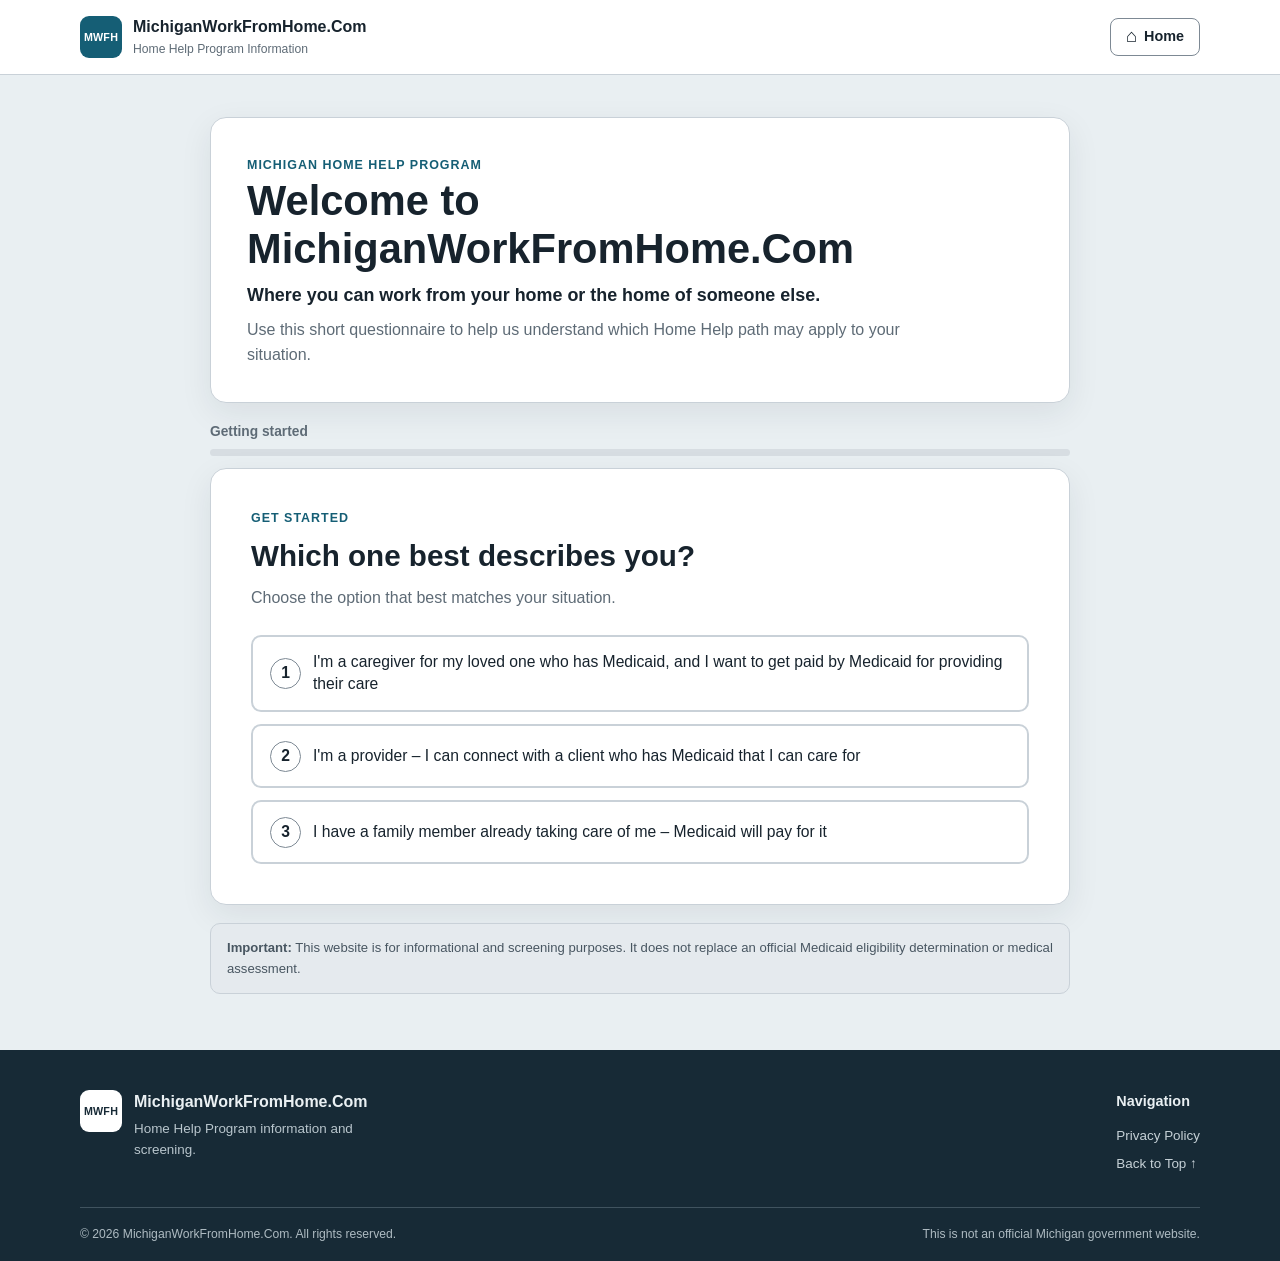
<file: index.html>
<!DOCTYPE html>
<html lang="en">
<head>
  <link rel="icon" type="image/png" href="/favicon.png">
  <meta charset="UTF-8">
  <meta name="viewport" content="width=device-width, initial-scale=1.0">
  <meta name="description" content="MichiganWorkFromHome.Com - Michigan Medicaid Home Help Program screening.">
  <title>MichiganWorkFromHome.Com</title>
  <link rel="stylesheet" href="style.css">
</head>
<body>
  <a class="skip-link" href="#main-content">Skip to main content</a>

  <header class="site-header" id="top">
    <div class="header-inner">
      <a href="#" class="brand home-link" aria-label="MichiganWorkFromHome.Com home">
        <span class="brand-icon" aria-hidden="true">MH</span>
        <span class="brand-text">
          <strong>MichiganWorkFromHome.Com</strong>
          <small>Home Help Program Information</small>
        </span>
      </a>

      <nav class="header-nav" aria-label="Main navigation">
        <button type="button" class="home-button home-link">
          <span aria-hidden="true">⌂</span>
          Home
        </button>
      </nav>
    </div>
  </header>

  <main id="main-content" class="site-main">
    <div class="container">

      <section class="hero">
        <div class="hero-content">
          <span class="eyebrow">Michigan Home Help Program</span>
          <h1>Welcome to MichiganWorkFromHome.Com</h1>
          <p class="hero-lead">
            Where you can work from your home or the home of someone else.
          </p>
          <p class="hero-note">
            Use this short questionnaire to help us understand which Home Help
            path may apply to your situation.
          </p>
        </div>
      </section>

 <!--      <section class="trust-strip" aria-label="Important information">
        <div class="trust-item">
          <span class="trust-icon" aria-hidden="true">✓</span>
          <div>
            <strong>Simple screening</strong>
            <span>Answer a few questions about your situation.</span>
          </div>
        </div>

        <div class="trust-item">
          <span class="trust-icon" aria-hidden="true">i</span>
          <div>
            <strong>For informational purposes</strong>
            <span>Final eligibility is determined under applicable program requirements.</span>
          </div>
        </div>
      </section> -->

      <section class="questionnaire-section">
        <div class="progress-area" aria-label="Questionnaire progress">
          <div class="progress-meta">
            <span id="progress-label">Getting started</span>
            <span id="progress-count"></span>
          </div>
          <div class="progress-track" aria-hidden="true">
            <div id="progress-bar" class="progress-bar"></div>
          </div>
        </div>

        <section id="app" class="card" aria-live="polite"></section>
      </section>

      <section class="disclaimer">
        <strong>Important:</strong>
        This website is for informational and screening purposes. It does not
        replace an official Medicaid eligibility determination or medical assessment.
      </section>
    </div>
  </main>

  <footer class="site-footer">
    <div class="footer-inner">
      <div class="footer-brand">
        <div class="footer-logo" aria-hidden="true">MH</div>
        <div>
          <strong>MichiganWorkFromHome.Com</strong>
          <p>Home Help Program information and screening.</p>
        </div>
      </div>

      <div class="footer-column footer-actions">
        <h2>Navigation</h2>
        <a href="privacy/">Privacy Policy</a>
        <a href="#top" class="back-to-top">
          Back to Top <span aria-hidden="true">↑</span>
        </a>
        </a>
      </div>
    </div>

    <div class="footer-bottom">
      <p>© 2026 MichiganWorkFromHome.Com. All rights reserved.</p>
      <p>This is not an official Michigan government website.</p>
    </div>
  </footer>

  <script src="script.js"></script>
</body>
</html>
</file>
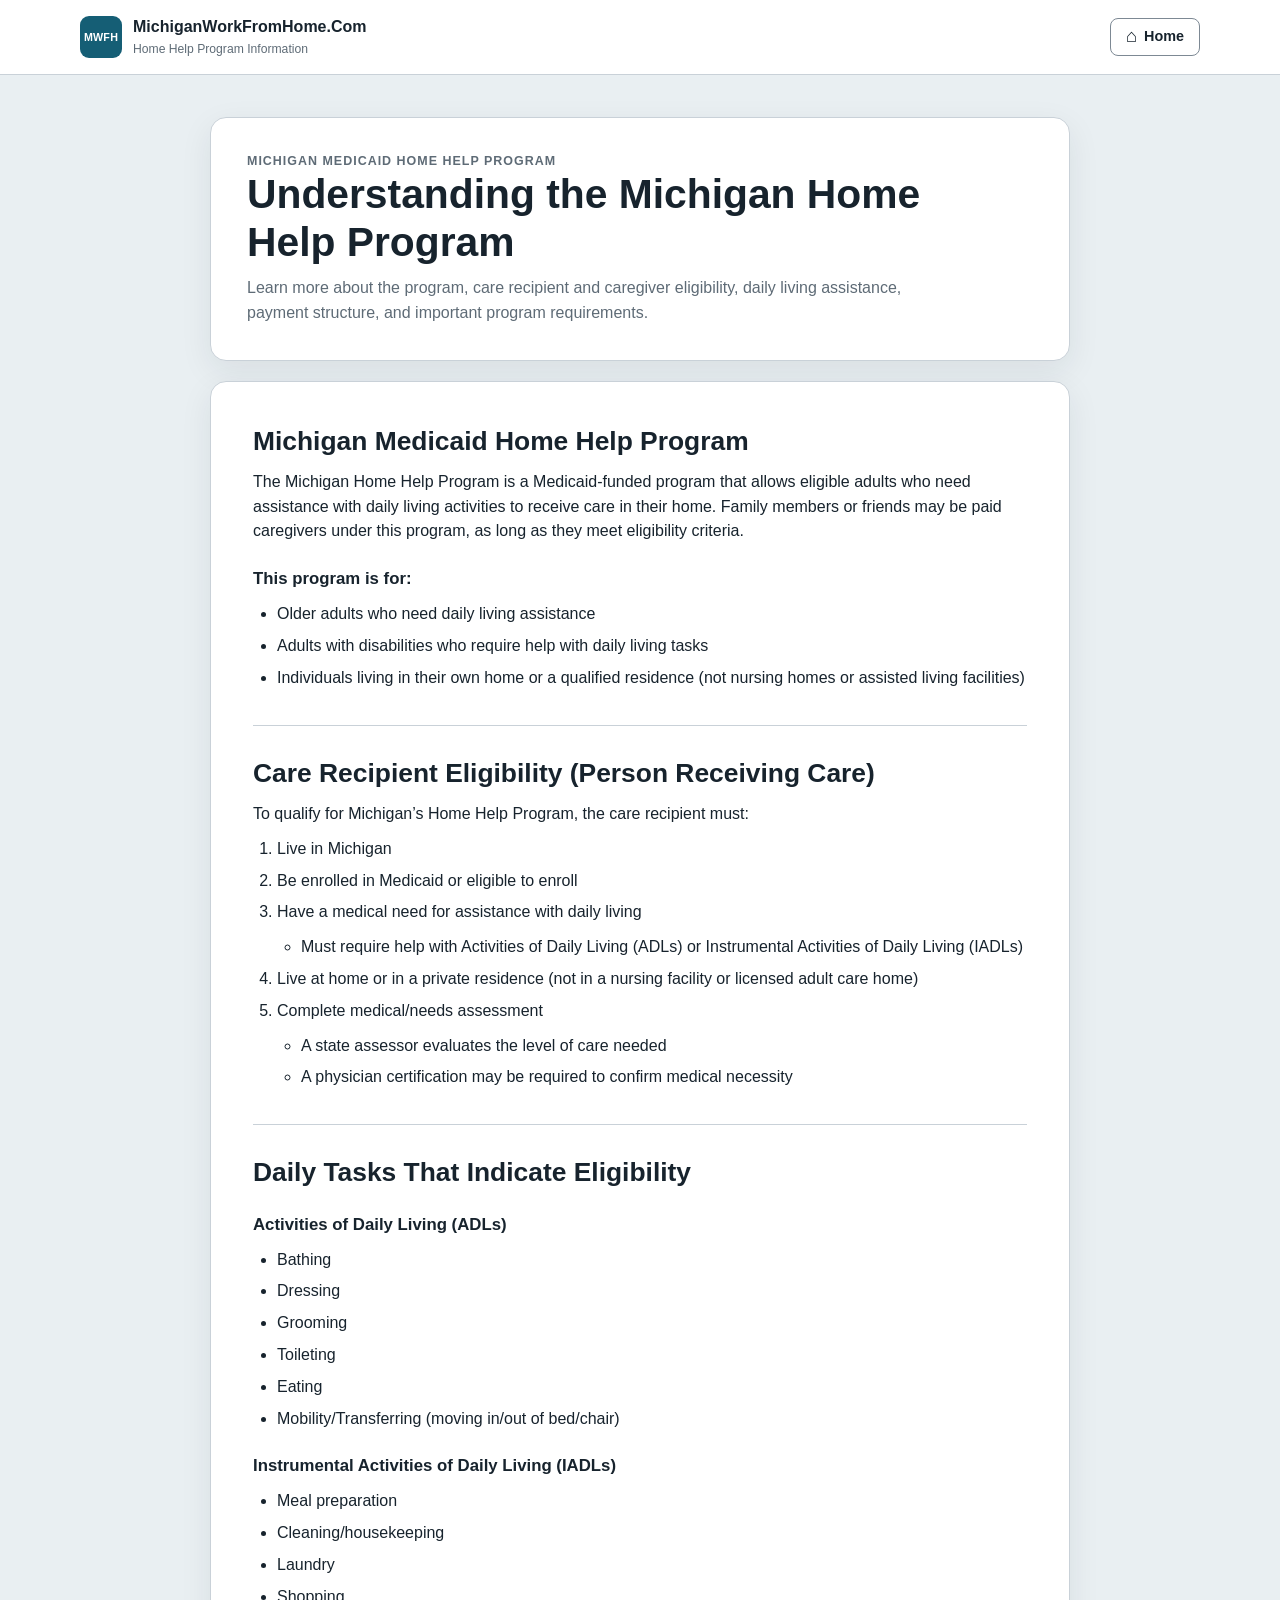
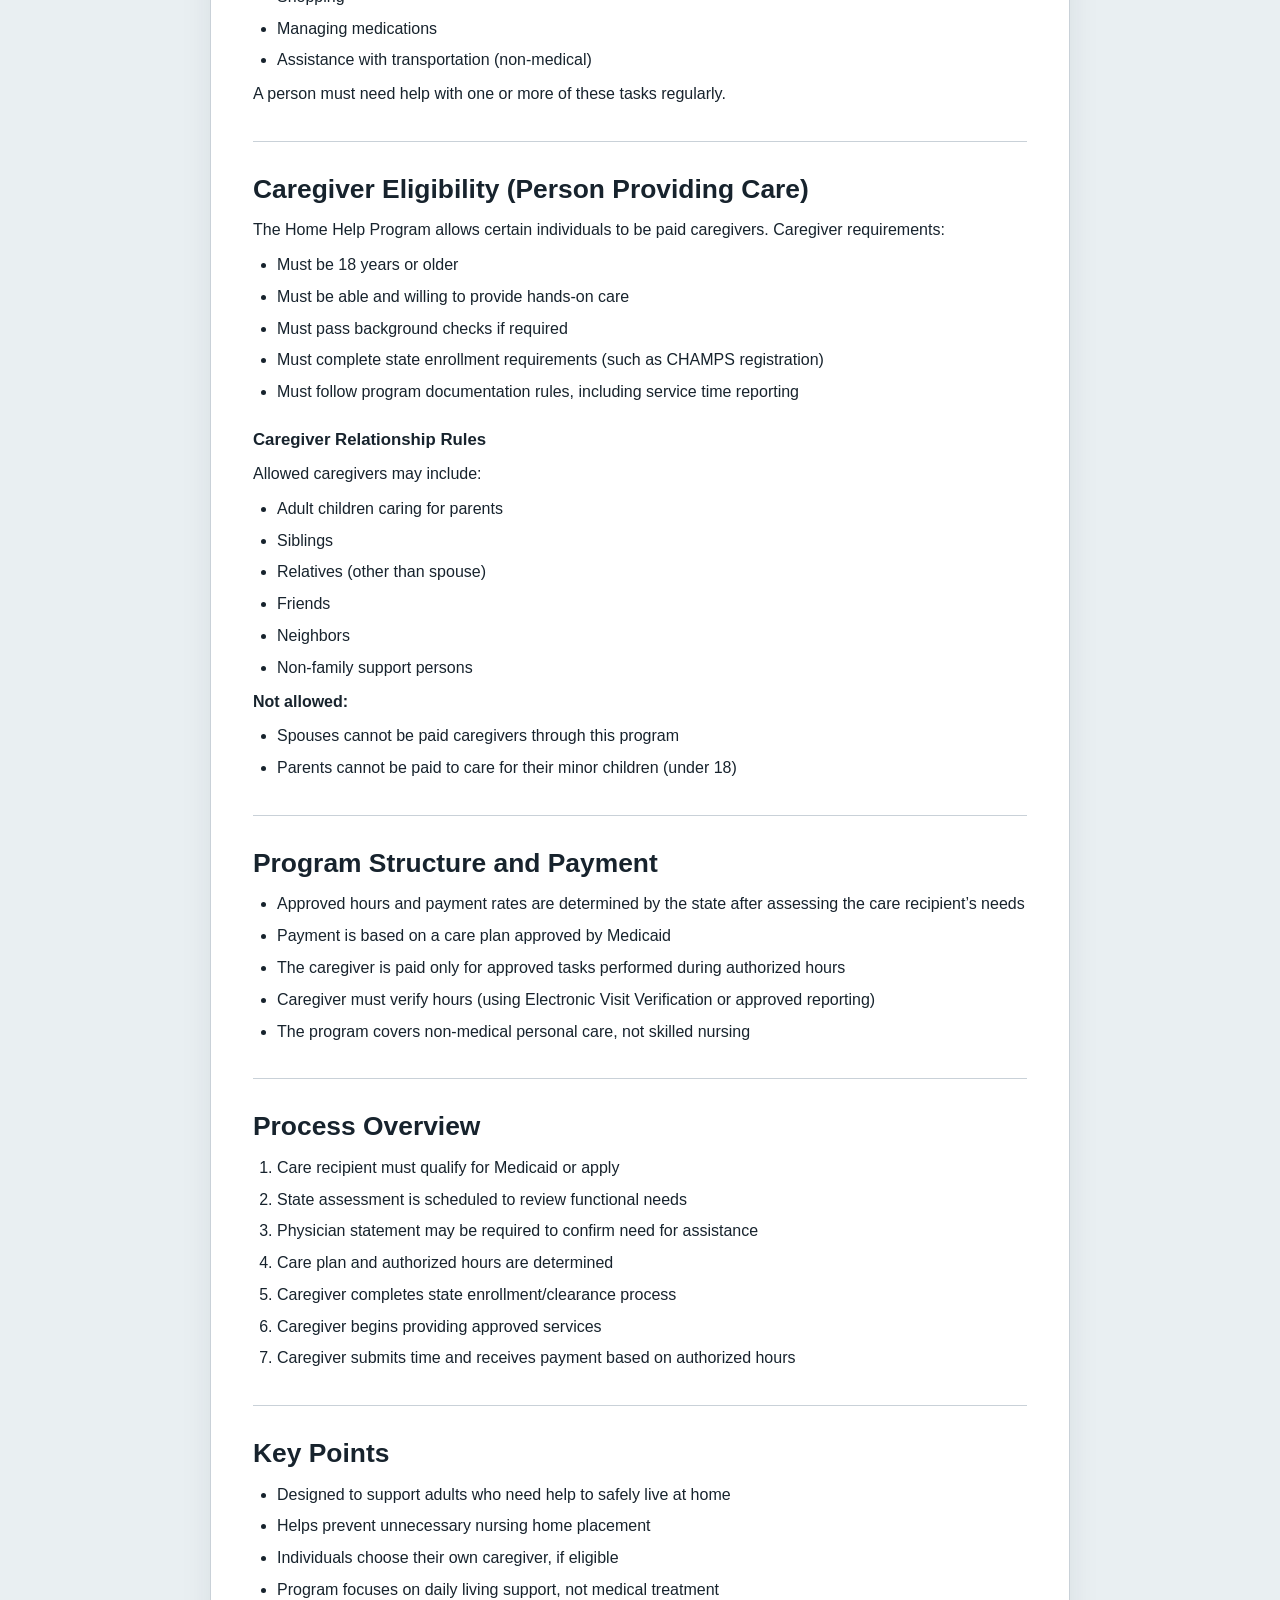
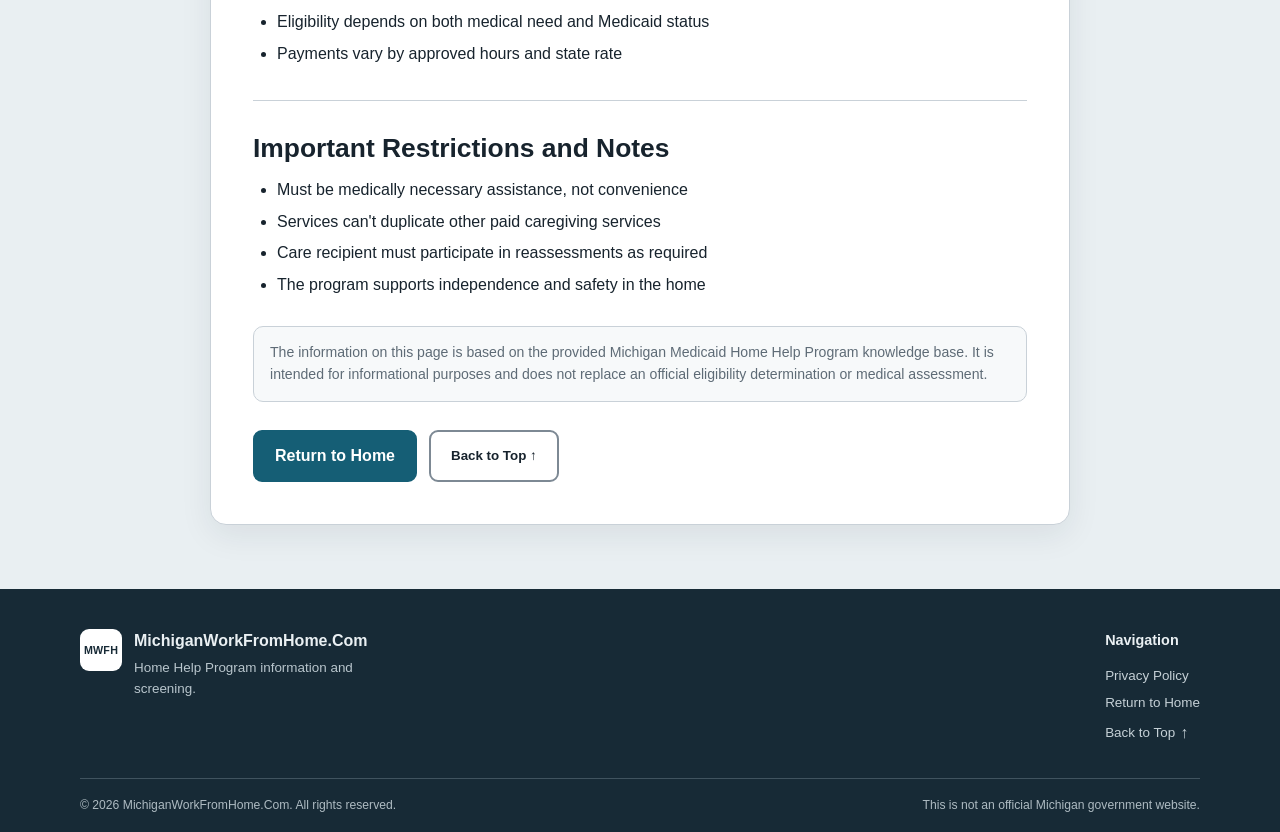
<file: knowledge/index.html>
<!DOCTYPE html>
<html lang="en">
<head>
  <link rel="icon" type="image/png" href="/favicon.png">
  <meta charset="UTF-8">
  <meta name="viewport" content="width=device-width, initial-scale=1.0">

  <meta
    name="description"
    content="Michigan Medicaid Home Help Program information."
  >

  <title>Michigan Medicaid Home Help Program | MichiganWorkFromHome.Com</title>

  <link rel="stylesheet" href="../style.css">

  <style>
    .article-page {
      padding: 42px 0 64px;
    }

    .article-header,
    .article-card {
      border: 1px solid var(--border);
      border-radius: 16px;
      background: var(--surface);
      box-shadow: 0 10px 32px rgba(23, 35, 45, .08);
    }

    .article-header {
      margin-bottom: 20px;
      padding: 34px 36px;
    }

    .article-header h1 {
      max-width: 760px;
      margin: 0 0 10px;
      font-size: clamp(1.8rem, 5vw, 2.55rem);
      line-height: 1.16;
    }

    .article-header p {
      max-width: 720px;
      margin: 0;
      color: var(--muted);
    }

    .article-card {
      padding: clamp(24px, 5vw, 42px);
    }

    .article-card section + section {
      margin-top: 34px;
      padding-top: 30px;
      border-top: 1px solid var(--border);
    }

    .article-card h2 {
      margin: 0 0 12px;
      font-size: clamp(1.3rem, 3vw, 1.65rem);
      line-height: 1.3;
    }

    .article-card h3 {
      margin: 22px 0 8px;
      font-size: 1.05rem;
    }

    .article-card p {
      margin: 9px 0;
    }

    .article-card ul,
    .article-card ol {
      margin: 10px 0 0;
      padding-left: 24px;
    }

    .article-card li {
      margin: 7px 0;
    }

    .article-note {
      margin-top: 28px;
      padding: 15px 16px;
      border: 1px solid var(--border);
      border-radius: 10px;
      background: var(--surface-soft);
      color: var(--muted);
      font-size: .88rem;
    }

    .article-actions {
      display: flex;
      gap: 12px;
      flex-wrap: wrap;
      margin-top: 28px;
    }

    .article-actions a {
      text-decoration: none;
      text-align: center;
    }

    /* Footer Back to Top button */

    .footer-back-to-top {
      display: inline-flex;
      align-items: center;
      gap: 5px;

      padding: 0;
      border: 0;
      background: none;

      color: #c6d1d7;
      font: inherit;
      font-size: .84rem;
      text-decoration: none;

      cursor: pointer;
    }

    .footer-back-to-top:hover {
      color: #fff;
      text-decoration: underline;
    }

    .footer-back-to-top span {
      font-size: 1rem;
    }

    @media (max-width: 620px) {

      .article-page {
        padding-top: 24px;
      }

      .article-header {
        padding: 25px 21px;
      }

      .article-card {
        padding: 23px 18px;
      }

      .article-actions {
        flex-direction: column;
      }

      .article-actions a {
        width: 100%;
      }

    }
  </style>
</head>


<body>

  <a class="skip-link" href="#main-content">
    Skip to main content
  </a>


  <!-- =========================
       HEADER
  ========================== -->

  <header class="site-header" id="top">

    <div class="header-inner">

      <a href="../" class="brand">

        <span class="brand-icon" aria-hidden="true">
          MH
        </span>

        <span class="brand-text">

          <strong>
            MichiganWorkFromHome.Com
          </strong>

          <small>
            Home Help Program Information
          </small>

        </span>

      </a>


      <nav
        class="header-nav"
        aria-label="Main navigation"
      >

        <a
          href="../"
          class="home-button"
        >

          <span aria-hidden="true">
            ⌂
          </span>

          Home

        </a>

      </nav>

    </div>

  </header>


  <!-- =========================
       MAIN CONTENT
  ========================== -->

  <main
    id="main-content"
    class="site-main article-page"
  >

    <div class="container">


      <!-- PAGE INTRO -->

      <section class="article-header">

        <p class="eyebrow">
          Michigan Medicaid Home Help Program
        </p>

        <h1>
          Understanding the Michigan Home Help Program
        </h1>

        <p>
          Learn more about the program, care recipient and caregiver
          eligibility, daily living assistance, payment structure,
          and important program requirements.
        </p>

      </section>


      <!-- =========================
           KNOWLEDGE BASE
      ========================== -->

      <article class="article-card">


        <!-- PROGRAM OVERVIEW -->

        <section>

          <h2>
            Michigan Medicaid Home Help Program
          </h2>

          <p>
            The Michigan Home Help Program is a Medicaid-funded program
            that allows eligible adults who need assistance with daily
            living activities to receive care in their home. Family
            members or friends may be paid caregivers under this program,
            as long as they meet eligibility criteria.
          </p>


          <h3>
            This program is for:
          </h3>

          <ul>

            <li>
              Older adults who need daily living assistance
            </li>

            <li>
              Adults with disabilities who require help with daily
              living tasks
            </li>

            <li>
              Individuals living in their own home or a qualified
              residence (not nursing homes or assisted living facilities)
            </li>

          </ul>

        </section>


        <!-- CARE RECIPIENT ELIGIBILITY -->

        <section>

          <h2>
            Care Recipient Eligibility
            (Person Receiving Care)
          </h2>

          <p>
            To qualify for Michigan’s Home Help Program, the care
            recipient must:
          </p>


          <ol>

            <li>
              Live in Michigan
            </li>

            <li>
              Be enrolled in Medicaid or eligible to enroll
            </li>

            <li>

              Have a medical need for assistance with daily living

              <ul>

                <li>
                  Must require help with Activities of Daily Living
                  (ADLs) or Instrumental Activities of Daily Living
                  (IADLs)
                </li>

              </ul>

            </li>


            <li>
              Live at home or in a private residence
              (not in a nursing facility or licensed adult care home)
            </li>


            <li>

              Complete medical/needs assessment

              <ul>

                <li>
                  A state assessor evaluates the level of care needed
                </li>

                <li>
                  A physician certification may be required to confirm
                  medical necessity
                </li>

              </ul>

            </li>

          </ol>

        </section>


        <!-- DAILY TASKS -->

        <section>

          <h2>
            Daily Tasks That Indicate Eligibility
          </h2>


          <h3>
            Activities of Daily Living (ADLs)
          </h3>

          <ul>

            <li>
              Bathing
            </li>

            <li>
              Dressing
            </li>

            <li>
              Grooming
            </li>

            <li>
              Toileting
            </li>

            <li>
              Eating
            </li>

            <li>
              Mobility/Transferring
              (moving in/out of bed/chair)
            </li>

          </ul>


          <h3>
            Instrumental Activities of Daily Living (IADLs)
          </h3>

          <ul>

            <li>
              Meal preparation
            </li>

            <li>
              Cleaning/housekeeping
            </li>

            <li>
              Laundry
            </li>

            <li>
              Shopping
            </li>

            <li>
              Managing medications
            </li>

            <li>
              Assistance with transportation
              (non-medical)
            </li>

          </ul>


          <p>
            A person must need help with one or more of these tasks
            regularly.
          </p>

        </section>


        <!-- CAREGIVER ELIGIBILITY -->

        <section>

          <h2>
            Caregiver Eligibility
            (Person Providing Care)
          </h2>

          <p>
            The Home Help Program allows certain individuals to be paid
            caregivers. Caregiver requirements:
          </p>


          <ul>

            <li>
              Must be 18 years or older
            </li>

            <li>
              Must be able and willing to provide hands-on care
            </li>

            <li>
              Must pass background checks if required
            </li>

            <li>
              Must complete state enrollment requirements
              (such as CHAMPS registration)
            </li>

            <li>
              Must follow program documentation rules,
              including service time reporting
            </li>

          </ul>


          <h3>
            Caregiver Relationship Rules
          </h3>

          <p>
            Allowed caregivers may include:
          </p>


          <ul>

            <li>
              Adult children caring for parents
            </li>

            <li>
              Siblings
            </li>

            <li>
              Relatives (other than spouse)
            </li>

            <li>
              Friends
            </li>

            <li>
              Neighbors
            </li>

            <li>
              Non-family support persons
            </li>

          </ul>


          <p>
            <strong>
              Not allowed:
            </strong>
          </p>


          <ul>

            <li>
              Spouses cannot be paid caregivers through this program
            </li>

            <li>
              Parents cannot be paid to care for their minor children
              (under 18)
            </li>

          </ul>

        </section>


        <!-- PAYMENT -->

        <section>

          <h2>
            Program Structure and Payment
          </h2>


          <ul>

            <li>
              Approved hours and payment rates are determined by the
              state after assessing the care recipient’s needs
            </li>

            <li>
              Payment is based on a care plan approved by Medicaid
            </li>

            <li>
              The caregiver is paid only for approved tasks performed
              during authorized hours
            </li>

            <li>
              Caregiver must verify hours
              (using Electronic Visit Verification or approved reporting)
            </li>

            <li>
              The program covers non-medical personal care,
              not skilled nursing
            </li>

          </ul>

        </section>


        <!-- PROCESS -->

        <section>

          <h2>
            Process Overview
          </h2>


          <ol>

            <li>
              Care recipient must qualify for Medicaid or apply
            </li>

            <li>
              State assessment is scheduled to review functional needs
            </li>

            <li>
              Physician statement may be required to confirm need
              for assistance
            </li>

            <li>
              Care plan and authorized hours are determined
            </li>

            <li>
              Caregiver completes state enrollment/clearance process
            </li>

            <li>
              Caregiver begins providing approved services
            </li>

            <li>
              Caregiver submits time and receives payment based on
              authorized hours
            </li>

          </ol>

        </section>


        <!-- KEY POINTS -->

        <section>

          <h2>
            Key Points
          </h2>


          <ul>

            <li>
              Designed to support adults who need help to safely
              live at home
            </li>

            <li>
              Helps prevent unnecessary nursing home placement
            </li>

            <li>
              Individuals choose their own caregiver, if eligible
            </li>

            <li>
              Program focuses on daily living support,
              not medical treatment
            </li>

            <li>
              Eligibility depends on both medical need and
              Medicaid status
            </li>

            <li>
              Payments vary by approved hours and state rate
            </li>

          </ul>

        </section>


        <!-- RESTRICTIONS -->

        <section>

          <h2>
            Important Restrictions and Notes
          </h2>


          <ul>

            <li>
              Must be medically necessary assistance, not convenience
            </li>

            <li>
              Services can't duplicate other paid caregiving services
            </li>

            <li>
              Care recipient must participate in reassessments as required
            </li>

            <li>
              The program supports independence and safety in the home
            </li>

          </ul>

        </section>


        <!-- INFORMATION NOTE -->

        <div class="article-note">

          The information on this page is based on the provided
          Michigan Medicaid Home Help Program knowledge base. It is
          intended for informational purposes and does not replace
          an official eligibility determination or medical assessment.

        </div>


        <!-- BACK TO HOME / TOP -->

        <div class="article-actions">

          <a
            href="../"
            class="primary-button"
          >
            Return to Home
          </a>


          <button
            type="button"
            class="secondary-button"
            id="article-back-to-top"
          >
            Back to Top ↑
          </button>

        </div>


      </article>

    </div>

  </main>


  <!-- =========================
       FOOTER
  ========================== -->

  <footer class="site-footer">

    <div class="footer-inner">


      <!-- FOOTER BRAND -->

      <div class="footer-brand">

        <div
          class="footer-logo"
          aria-hidden="true"
        >
          MH
        </div>

        <div>

          <strong>
            MichiganWorkFromHome.Com
          </strong>

          <p>
            Home Help Program information and screening.
          </p>

        </div>

      </div>


      <!-- FOOTER NAVIGATION -->

      <div class="footer-column">

        <h2>
          Navigation
        </h2>


        <a href="../privacy/">
          Privacy Policy
        </a>


        <a href="../">
          Return to Home
        </a>


        <!-- BACK TO TOP IN FOOTER -->

        <button
          type="button"
          class="footer-back-to-top"
          id="footer-back-to-top"
        >
          Back to Top
          <span aria-hidden="true">↑</span>
        </button>

      </div>

    </div>


    <!-- FOOTER BOTTOM -->

    <div class="footer-bottom">

      <p>
        © 2026 MichiganWorkFromHome.Com. All rights reserved.
      </p>

      <p>
        This is not an official Michigan government website.
      </p>

    </div>

  </footer>


  <!-- =========================
       BACK TO TOP JAVASCRIPT
  ========================== -->

  <script>

    function scrollToTop() {

      window.scrollTo({
        top: 0,
        behavior: "smooth"
      });

    }


    document
      .getElementById("article-back-to-top")
      .addEventListener("click", scrollToTop);


    document
      .getElementById("footer-back-to-top")
      .addEventListener("click", scrollToTop);

  </script>


</body>
</html>
</file>
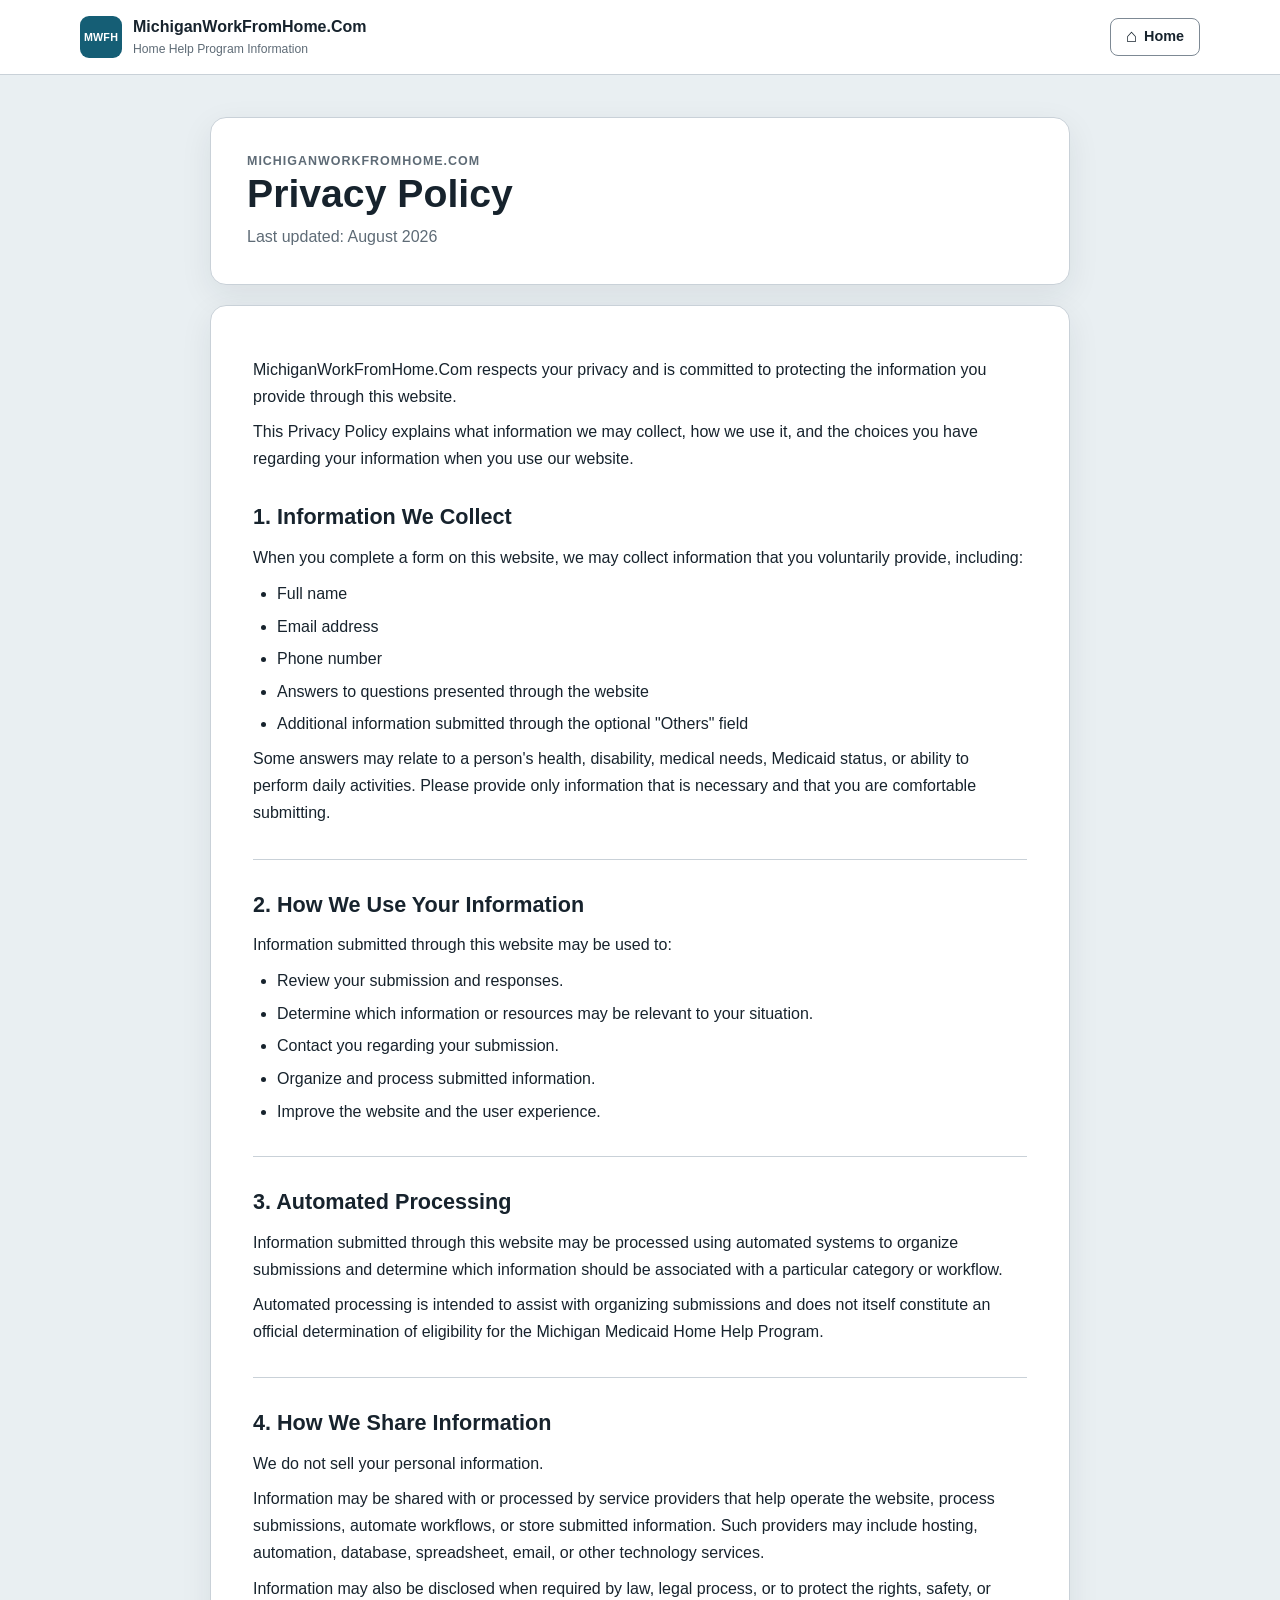
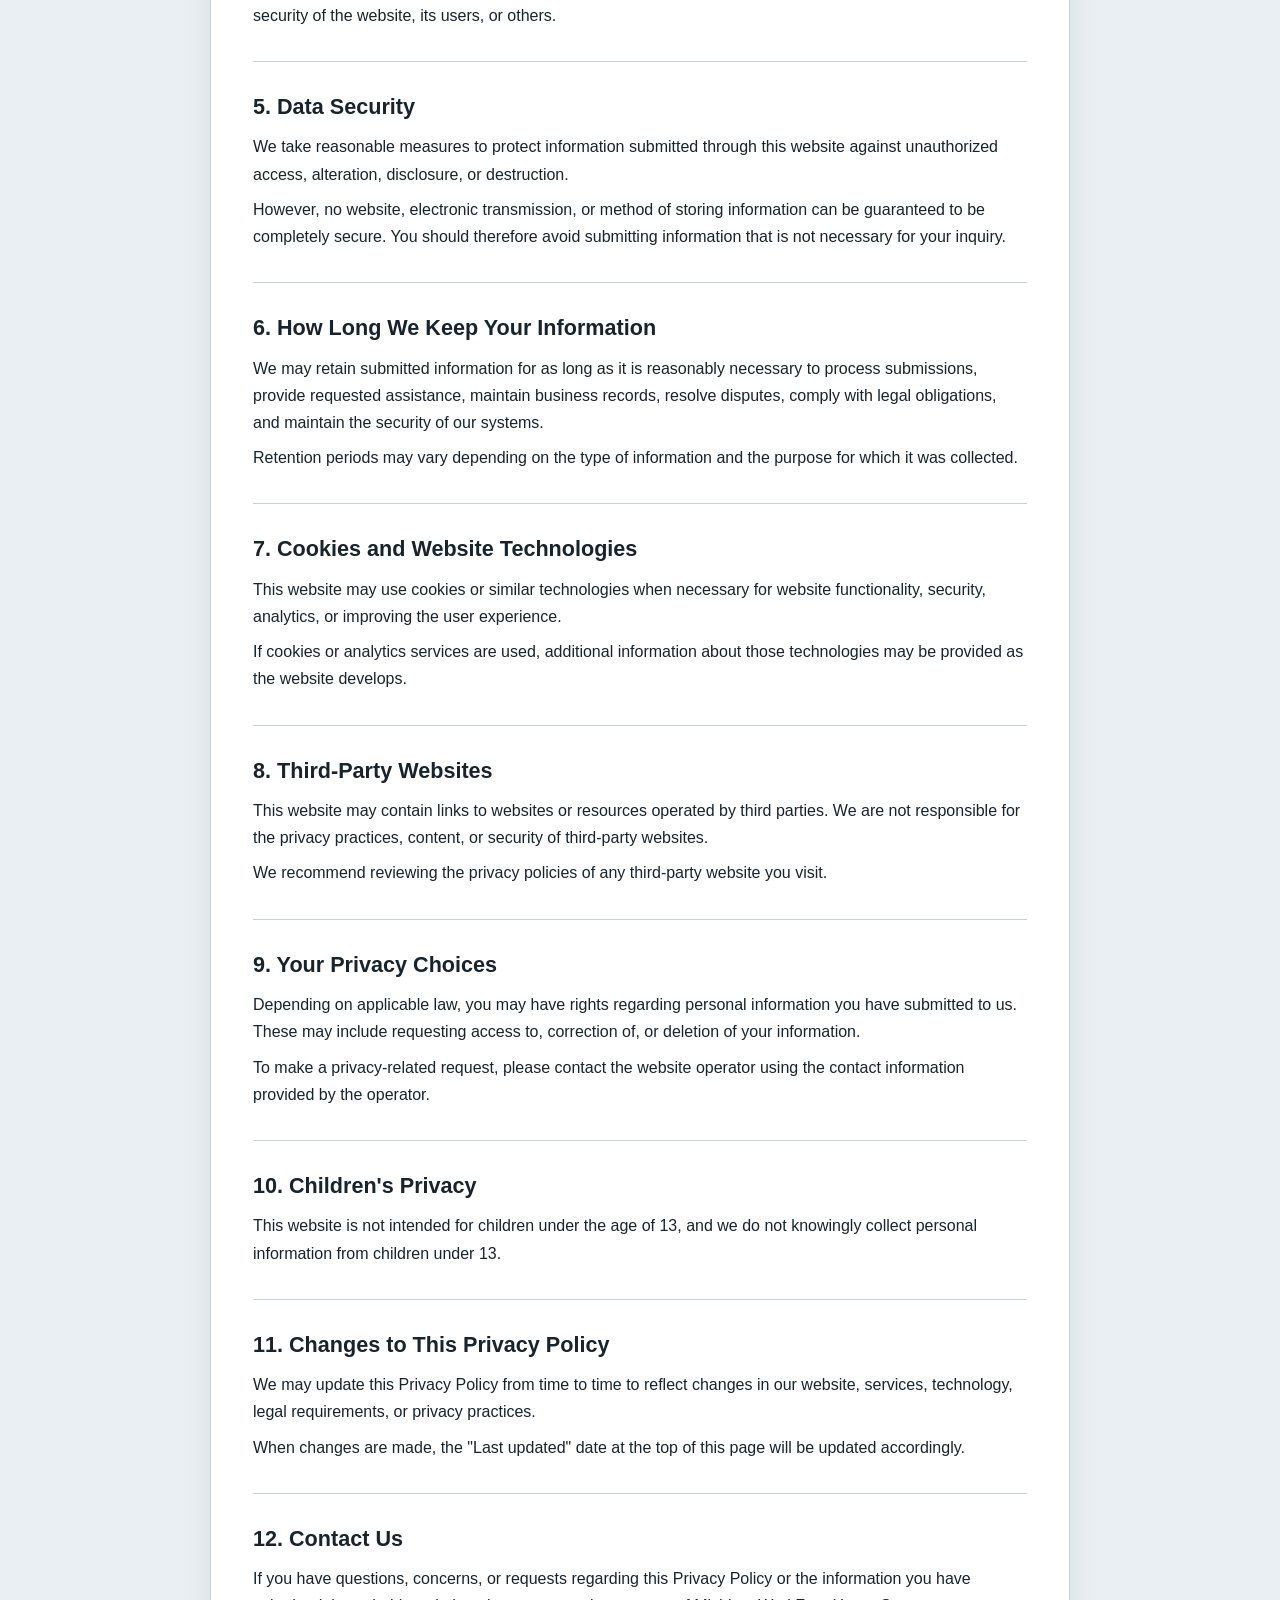
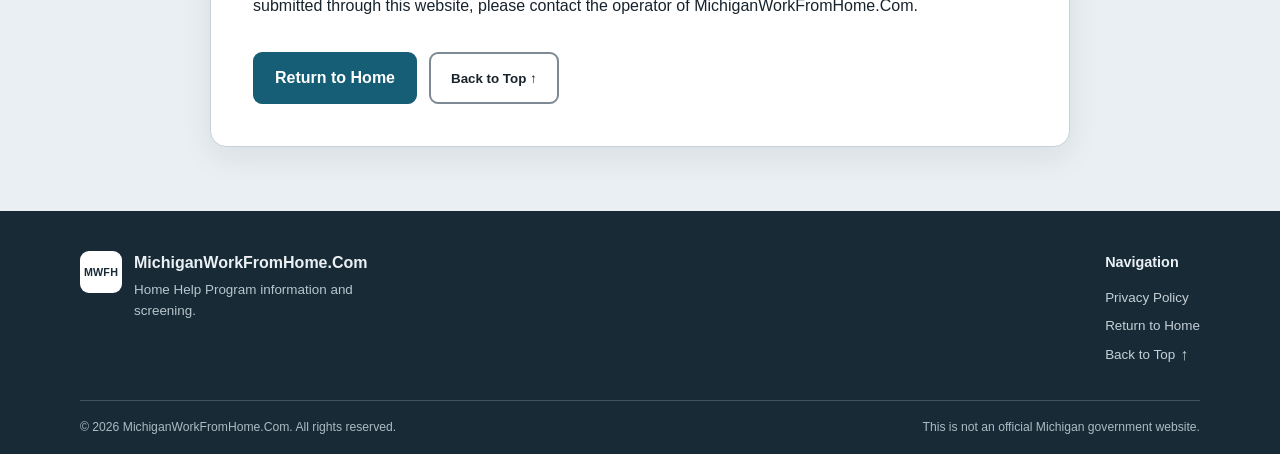
<file: privacy/index.html>
<!DOCTYPE html>
<html lang="en">
<head>
  <link rel="icon" type="image/png" href="/favicon.png">

  <meta charset="UTF-8">

  <meta
    name="viewport"
    content="width=device-width, initial-scale=1.0"
  >

  <meta
    name="description"
    content="Privacy Policy for MichiganWorkFromHome.Com"
  >

  <title>
    Privacy Policy | MichiganWorkFromHome.Com
  </title>

  <link
    rel="stylesheet"
    href="../style.css"
  >

  <style>

    .article-page {
      padding: 42px 0 64px;
    }

    .article-header,
    .article-card {
      border: 1px solid var(--border);
      border-radius: 16px;
      background: var(--surface);
      box-shadow:
        0 10px 32px rgba(23, 35, 45, .08);
    }

    .article-header {
      margin-bottom: 20px;
      padding: 34px 36px;
    }

    .article-header h1 {
      margin: 0 0 8px;
      font-size: clamp(1.8rem, 5vw, 2.45rem);
      line-height: 1.16;
    }

    .article-header p {
      margin: 0;
      color: var(--muted);
    }

    .article-card {
      padding: clamp(24px, 5vw, 42px);
    }

    .article-card section + section {
      margin-top: 32px;
      padding-top: 28px;
      border-top: 1px solid var(--border);
    }

    .article-card h2 {
      margin: 0 0 10px;
      font-size: 1.35rem;
    }

    .article-card p {
      margin: 8px 0;
      line-height: 1.7;
    }

    .article-card ul {
      margin: 10px 0 0;
      padding-left: 24px;
    }

    .article-card li {
      margin: 7px 0;
      line-height: 1.6;
    }

    .privacy-intro {
      margin-bottom: 28px;
    }

    .article-actions {
      display: flex;
      gap: 12px;
      flex-wrap: wrap;
      margin-top: 32px;
    }

    .article-actions a,
    .article-actions button {
      text-align: center;
      text-decoration: none;
    }

    .footer-back-to-top {
      display: inline-flex;
      align-items: center;
      gap: 5px;

      padding: 0;
      border: 0;
      background: none;

      color: #c6d1d7;
      font: inherit;
      font-size: .84rem;

      cursor: pointer;
    }

    .footer-back-to-top:hover {
      color: #fff;
      text-decoration: underline;
    }

    .footer-back-to-top span {
      font-size: 1rem;
    }

    @media (max-width: 620px) {

      .article-page {
        padding-top: 24px;
      }

      .article-header {
        padding: 25px 21px;
      }

      .article-card {
        padding: 23px 18px;
      }

      .article-actions {
        flex-direction: column;
      }

      .article-actions a,
      .article-actions button {
        width: 100%;
      }

    }

  </style>

</head>


<body>


  <!-- HEADER -->

  <header
    class="site-header"
    id="top"
  >

    <div class="header-inner">

      <a
        href="../"
        class="brand"
      >

        <span
          class="brand-icon"
          aria-hidden="true"
        >
          MH
        </span>

        <span class="brand-text">

          <strong>
            MichiganWorkFromHome.Com
          </strong>

          <small>
            Home Help Program Information
          </small>

        </span>

      </a>


      <nav
        class="header-nav"
        aria-label="Main navigation"
      >

        <a
          href="../"
          class="home-button"
        >

          <span aria-hidden="true">
            ⌂
          </span>

          Home

        </a>

      </nav>

    </div>

  </header>


  <!-- MAIN CONTENT -->

  <main
    class="site-main article-page"
  >

    <div class="container">


      <!-- PAGE HEADER -->

      <section class="article-header">

        <p class="eyebrow">
          MichiganWorkFromHome.Com
        </p>

        <h1>
          Privacy Policy
        </h1>

        <p>
          Last updated: August 2026
        </p>

      </section>


      <!-- PRIVACY POLICY -->

      <article class="article-card">


        <div class="privacy-intro">

          <p>
            MichiganWorkFromHome.Com respects your privacy and is committed
            to protecting the information you provide through this
            website.
          </p>

          <p>
            This Privacy Policy explains what information we may
            collect, how we use it, and the choices you have regarding
            your information when you use our website.
          </p>

        </div>


        <!-- INFORMATION WE COLLECT -->

        <section>

          <h2>
            1. Information We Collect
          </h2>

          <p>
            When you complete a form on this website, we may collect
            information that you voluntarily provide, including:
          </p>

          <ul>

            <li>
              Full name
            </li>

            <li>
              Email address
            </li>

            <li>
              Phone number
            </li>

            <li>
              Answers to questions presented through the website
            </li>

            <li>
              Additional information submitted through the
              optional "Others" field
            </li>

          </ul>

          <p>
            Some answers may relate to a person's health, disability,
            medical needs, Medicaid status, or ability to perform
            daily activities. Please provide only information that is
            necessary and that you are comfortable submitting.
          </p>

        </section>


        <!-- HOW INFORMATION IS USED -->

        <section>

          <h2>
            2. How We Use Your Information
          </h2>

          <p>
            Information submitted through this website may be used to:
          </p>

          <ul>

            <li>
              Review your submission and responses.
            </li>

            <li>
              Determine which information or resources may be relevant
              to your situation.
            </li>

            <li>
              Contact you regarding your submission.
            </li>

            <li>
              Organize and process submitted information.
            </li>

            <li>
              Improve the website and the user experience.
            </li>

          </ul>

        </section>


        <!-- AUTOMATED PROCESSING -->

        <section>

          <h2>
            3. Automated Processing
          </h2>

          <p>
            Information submitted through this website may be processed
            using automated systems to organize submissions and determine
            which information should be associated with a particular
            category or workflow.
          </p>

          <p>
            Automated processing is intended to assist with organizing
            submissions and does not itself constitute an official
            determination of eligibility for the Michigan Medicaid Home
            Help Program.
          </p>

        </section>


        <!-- INFORMATION SHARING -->

        <section>

          <h2>
            4. How We Share Information
          </h2>

          <p>
            We do not sell your personal information.
          </p>

          <p>
            Information may be shared with or processed by service
            providers that help operate the website, process
            submissions, automate workflows, or store submitted
            information. Such providers may include hosting,
            automation, database, spreadsheet, email, or other
            technology services.
          </p>

          <p>
            Information may also be disclosed when required by law,
            legal process, or to protect the rights, safety, or
            security of the website, its users, or others.
          </p>

        </section>


        <!-- DATA SECURITY -->

        <section>

          <h2>
            5. Data Security
          </h2>

          <p>
            We take reasonable measures to protect information
            submitted through this website against unauthorized access,
            alteration, disclosure, or destruction.
          </p>

          <p>
            However, no website, electronic transmission, or method of
            storing information can be guaranteed to be completely
            secure. You should therefore avoid submitting information
            that is not necessary for your inquiry.
          </p>

        </section>


        <!-- DATA RETENTION -->

        <section>

          <h2>
            6. How Long We Keep Your Information
          </h2>

          <p>
            We may retain submitted information for as long as it is
            reasonably necessary to process submissions, provide
            requested assistance, maintain business records, resolve
            disputes, comply with legal obligations, and maintain the
            security of our systems.
          </p>

          <p>
            Retention periods may vary depending on the type of
            information and the purpose for which it was collected.
          </p>

        </section>


        <!-- COOKIES -->

        <section>

          <h2>
            7. Cookies and Website Technologies
          </h2>

          <p>
            This website may use cookies or similar technologies when
            necessary for website functionality, security, analytics,
            or improving the user experience.
          </p>

          <p>
            If cookies or analytics services are used, additional
            information about those technologies may be provided as
            the website develops.
          </p>

        </section>


        <!-- THIRD PARTY LINKS -->

        <section>

          <h2>
            8. Third-Party Websites
          </h2>

          <p>
            This website may contain links to websites or resources
            operated by third parties. We are not responsible for the
            privacy practices, content, or security of third-party
            websites.
          </p>

          <p>
            We recommend reviewing the privacy policies of any
            third-party website you visit.
          </p>

        </section>


        <!-- YOUR RIGHTS -->

        <section>

          <h2>
            9. Your Privacy Choices
          </h2>

          <p>
            Depending on applicable law, you may have rights regarding
            personal information you have submitted to us. These may
            include requesting access to, correction of, or deletion
            of your information.
          </p>

          <p>
            To make a privacy-related request, please contact the
            website operator using the contact information provided
            by the operator.
          </p>

        </section>


        <!-- CHILDREN -->

        <section>

          <h2>
            10. Children's Privacy
          </h2>

          <p>
            This website is not intended for children under the age
            of 13, and we do not knowingly collect personal information
            from children under 13.
          </p>

        </section>


        <!-- POLICY CHANGES -->

        <section>

          <h2>
            11. Changes to This Privacy Policy
          </h2>

          <p>
            We may update this Privacy Policy from time to time to
            reflect changes in our website, services, technology,
            legal requirements, or privacy practices.
          </p>

          <p>
            When changes are made, the "Last updated" date at the top
            of this page will be updated accordingly.
          </p>

        </section>


        <!-- CONTACT -->

        <section>

          <h2>
            12. Contact Us
          </h2>

          <p>
            If you have questions, concerns, or requests regarding
            this Privacy Policy or the information you have submitted
            through this website, please contact the operator of
            MichiganWorkFromHome.Com.
          </p>

        </section>


        <!-- ARTICLE BUTTONS -->

        <div class="article-actions">

          <a
            href="../"
            class="primary-button"
          >
            Return to Home
          </a>

          <button
            type="button"
            class="secondary-button"
            id="article-back-to-top"
          >
            Back to Top ↑
          </button>

        </div>


      </article>

    </div>

  </main>


  <!-- FOOTER -->

  <footer class="site-footer">

    <div class="footer-inner">


      <div class="footer-brand">

        <div
          class="footer-logo"
          aria-hidden="true"
        >
          MH
        </div>

        <div>

          <strong>
            MichiganWorkFromHome.Com
          </strong>

          <p>
            Home Help Program information and screening.
          </p>

        </div>

      </div>


      <div class="footer-column">

        <h2>
          Navigation
        </h2>


        <a href="./">
          Privacy Policy
        </a>


        <a href="../">
          Return to Home
        </a>


        <button
          type="button"
          class="footer-back-to-top"
          id="footer-back-to-top"
        >

          Back to Top

          <span aria-hidden="true">
            ↑
          </span>

        </button>

      </div>

    </div>


    <div class="footer-bottom">

      <p>
        © 2026 MichiganWorkFromHome.Com. All rights reserved.
      </p>

      <p>
        This is not an official Michigan government website.
      </p>

    </div>

  </footer>


  <!-- BACK TO TOP -->

  <script>

    function scrollToTop() {

      window.scrollTo({

        top: 0,

        behavior: "smooth"

      });

    }


    document
      .getElementById("article-back-to-top")
      .addEventListener(
        "click",
        scrollToTop
      );


    document
      .getElementById("footer-back-to-top")
      .addEventListener(
        "click",
        scrollToTop
      );

  </script>


</body>
</html>
</file>
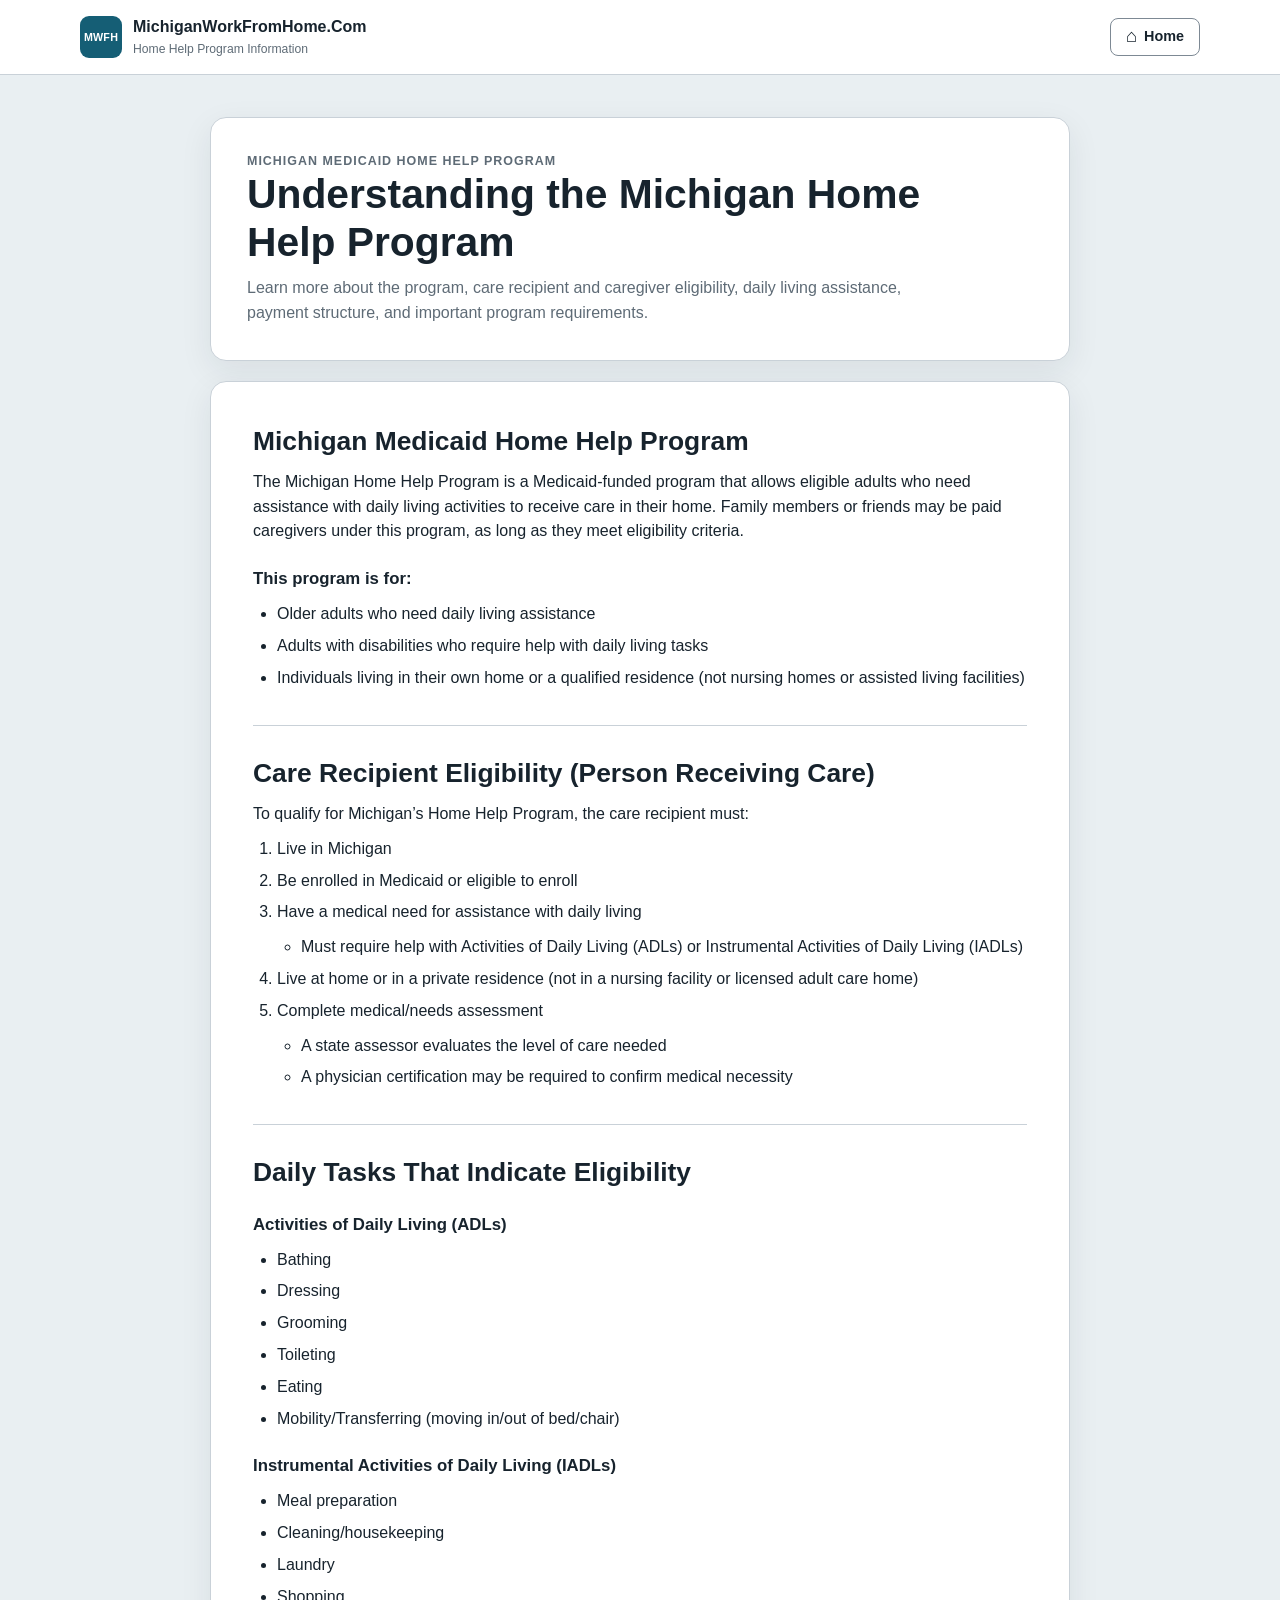
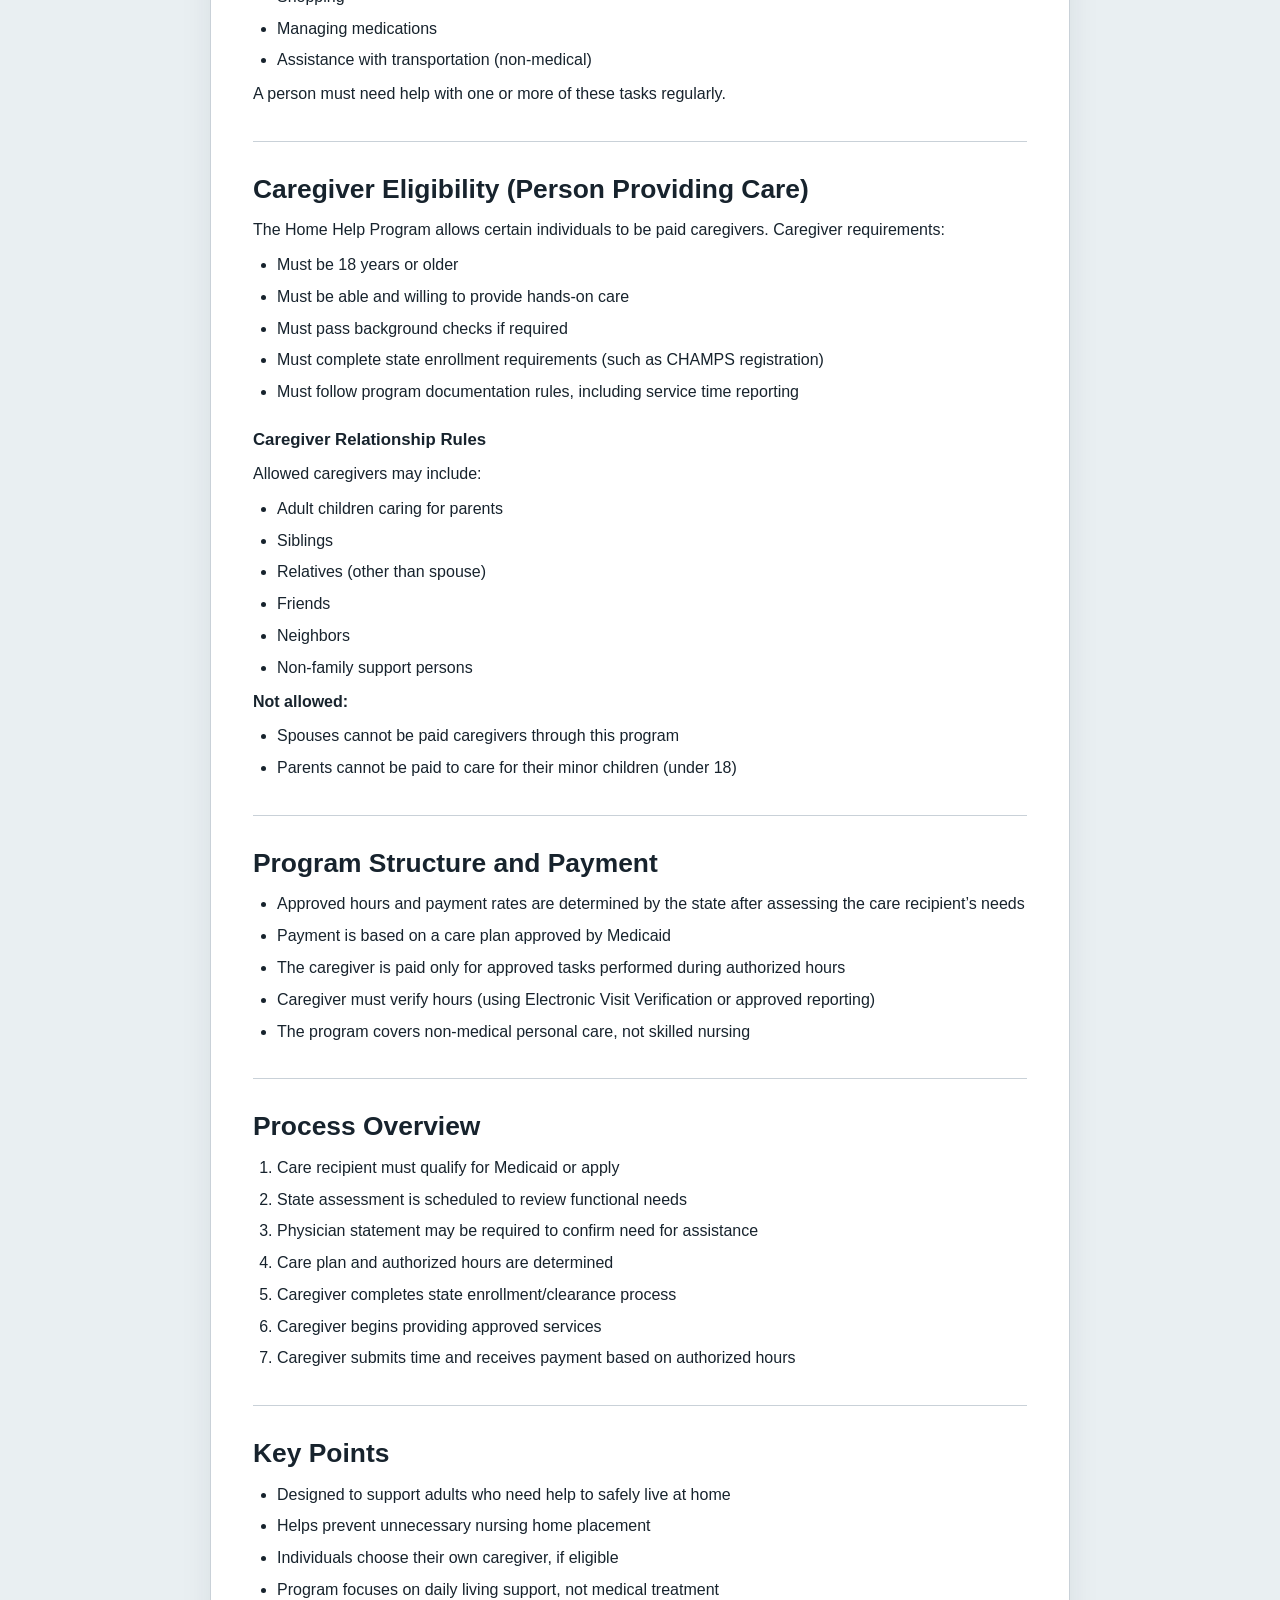
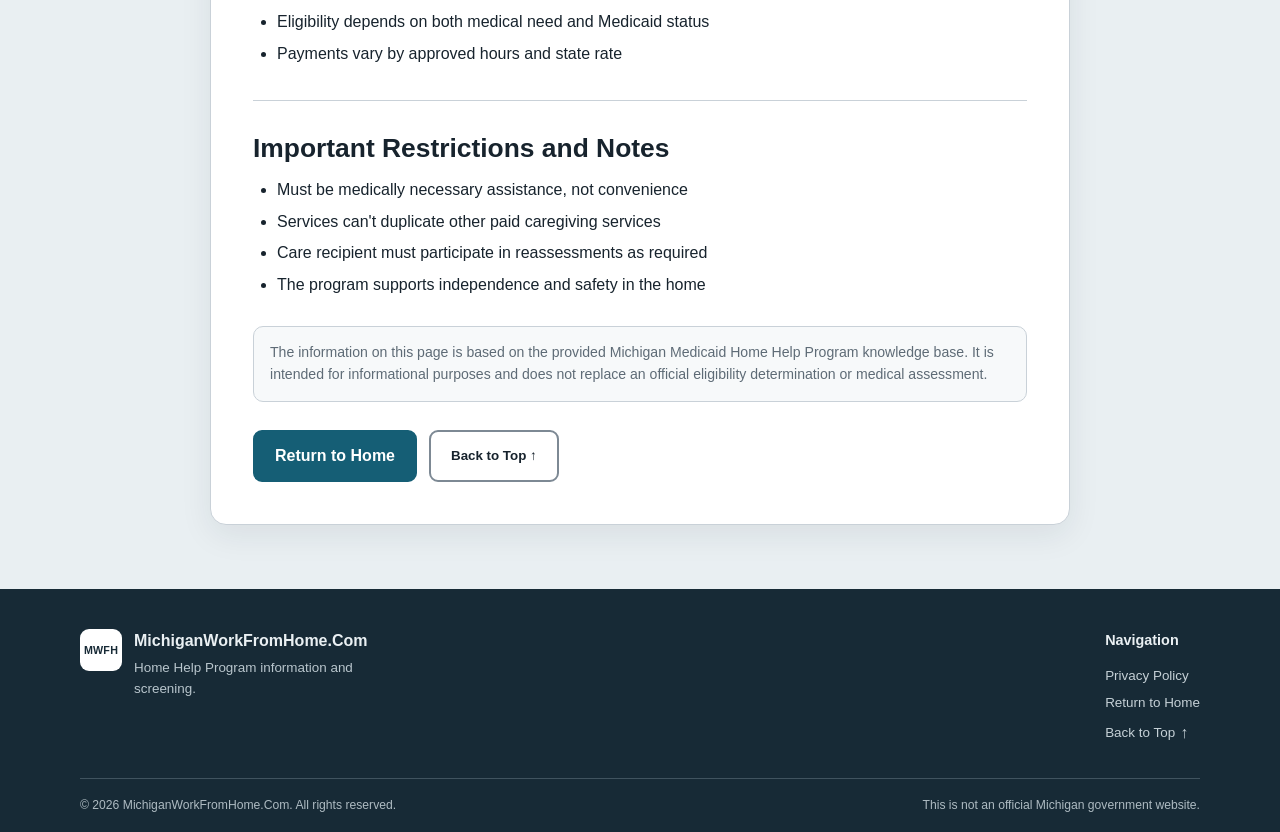
<file: knowledge.html>
<!DOCTYPE html>
<html lang="en">
<head>
  <meta charset="UTF-8">
  <meta name="viewport" content="width=device-width, initial-scale=1.0">

  <meta
    name="description"
    content="Michigan Medicaid Home Help Program information."
  >

  <title>Michigan Medicaid Home Help Program | MichiganWorkFromHome.Com</title>

  <link rel="stylesheet" href="style.css">

  <style>
    .article-page {
      padding: 42px 0 64px;
    }

    .article-header,
    .article-card {
      border: 1px solid var(--border);
      border-radius: 16px;
      background: var(--surface);
      box-shadow: 0 10px 32px rgba(23, 35, 45, .08);
    }

    .article-header {
      margin-bottom: 20px;
      padding: 34px 36px;
    }

    .article-header h1 {
      max-width: 760px;
      margin: 0 0 10px;
      font-size: clamp(1.8rem, 5vw, 2.55rem);
      line-height: 1.16;
    }

    .article-header p {
      max-width: 720px;
      margin: 0;
      color: var(--muted);
    }

    .article-card {
      padding: clamp(24px, 5vw, 42px);
    }

    .article-card section + section {
      margin-top: 34px;
      padding-top: 30px;
      border-top: 1px solid var(--border);
    }

    .article-card h2 {
      margin: 0 0 12px;
      font-size: clamp(1.3rem, 3vw, 1.65rem);
      line-height: 1.3;
    }

    .article-card h3 {
      margin: 22px 0 8px;
      font-size: 1.05rem;
    }

    .article-card p {
      margin: 9px 0;
    }

    .article-card ul,
    .article-card ol {
      margin: 10px 0 0;
      padding-left: 24px;
    }

    .article-card li {
      margin: 7px 0;
    }

    .article-note {
      margin-top: 28px;
      padding: 15px 16px;
      border: 1px solid var(--border);
      border-radius: 10px;
      background: var(--surface-soft);
      color: var(--muted);
      font-size: .88rem;
    }

    .article-actions {
      display: flex;
      gap: 12px;
      flex-wrap: wrap;
      margin-top: 28px;
    }

    .article-actions a {
      text-decoration: none;
      text-align: center;
    }

    /* Footer Back to Top button */

    .footer-back-to-top {
      display: inline-flex;
      align-items: center;
      gap: 5px;

      padding: 0;
      border: 0;
      background: none;

      color: #c6d1d7;
      font: inherit;
      font-size: .84rem;
      text-decoration: none;

      cursor: pointer;
    }

    .footer-back-to-top:hover {
      color: #fff;
      text-decoration: underline;
    }

    .footer-back-to-top span {
      font-size: 1rem;
    }

    @media (max-width: 620px) {

      .article-page {
        padding-top: 24px;
      }

      .article-header {
        padding: 25px 21px;
      }

      .article-card {
        padding: 23px 18px;
      }

      .article-actions {
        flex-direction: column;
      }

      .article-actions a {
        width: 100%;
      }

    }
  </style>
</head>


<body>

  <a class="skip-link" href="#main-content">
    Skip to main content
  </a>


  <!-- =========================
       HEADER
  ========================== -->

  <header class="site-header" id="top">

    <div class="header-inner">

      <a href="index.html" class="brand">

        <span class="brand-icon" aria-hidden="true">
          MH
        </span>

        <span class="brand-text">

          <strong>
            MichiganWorkFromHome.Com
          </strong>

          <small>
            Home Help Program Information
          </small>

        </span>

      </a>


      <nav
        class="header-nav"
        aria-label="Main navigation"
      >

        <a
          href="index.html"
          class="home-button"
        >

          <span aria-hidden="true">
            ⌂
          </span>

          Home

        </a>

      </nav>

    </div>

  </header>


  <!-- =========================
       MAIN CONTENT
  ========================== -->

  <main
    id="main-content"
    class="site-main article-page"
  >

    <div class="container">


      <!-- PAGE INTRO -->

      <section class="article-header">

        <p class="eyebrow">
          Michigan Medicaid Home Help Program
        </p>

        <h1>
          Understanding the Michigan Home Help Program
        </h1>

        <p>
          Learn more about the program, care recipient and caregiver
          eligibility, daily living assistance, payment structure,
          and important program requirements.
        </p>

      </section>


      <!-- =========================
           KNOWLEDGE BASE
      ========================== -->

      <article class="article-card">


        <!-- PROGRAM OVERVIEW -->

        <section>

          <h2>
            Michigan Medicaid Home Help Program
          </h2>

          <p>
            The Michigan Home Help Program is a Medicaid-funded program
            that allows eligible adults who need assistance with daily
            living activities to receive care in their home. Family
            members or friends may be paid caregivers under this program,
            as long as they meet eligibility criteria.
          </p>


          <h3>
            This program is for:
          </h3>

          <ul>

            <li>
              Older adults who need daily living assistance
            </li>

            <li>
              Adults with disabilities who require help with daily
              living tasks
            </li>

            <li>
              Individuals living in their own home or a qualified
              residence (not nursing homes or assisted living facilities)
            </li>

          </ul>

        </section>


        <!-- CARE RECIPIENT ELIGIBILITY -->

        <section>

          <h2>
            Care Recipient Eligibility
            (Person Receiving Care)
          </h2>

          <p>
            To qualify for Michigan’s Home Help Program, the care
            recipient must:
          </p>


          <ol>

            <li>
              Live in Michigan
            </li>

            <li>
              Be enrolled in Medicaid or eligible to enroll
            </li>

            <li>

              Have a medical need for assistance with daily living

              <ul>

                <li>
                  Must require help with Activities of Daily Living
                  (ADLs) or Instrumental Activities of Daily Living
                  (IADLs)
                </li>

              </ul>

            </li>


            <li>
              Live at home or in a private residence
              (not in a nursing facility or licensed adult care home)
            </li>


            <li>

              Complete medical/needs assessment

              <ul>

                <li>
                  A state assessor evaluates the level of care needed
                </li>

                <li>
                  A physician certification may be required to confirm
                  medical necessity
                </li>

              </ul>

            </li>

          </ol>

        </section>


        <!-- DAILY TASKS -->

        <section>

          <h2>
            Daily Tasks That Indicate Eligibility
          </h2>


          <h3>
            Activities of Daily Living (ADLs)
          </h3>

          <ul>

            <li>
              Bathing
            </li>

            <li>
              Dressing
            </li>

            <li>
              Grooming
            </li>

            <li>
              Toileting
            </li>

            <li>
              Eating
            </li>

            <li>
              Mobility/Transferring
              (moving in/out of bed/chair)
            </li>

          </ul>


          <h3>
            Instrumental Activities of Daily Living (IADLs)
          </h3>

          <ul>

            <li>
              Meal preparation
            </li>

            <li>
              Cleaning/housekeeping
            </li>

            <li>
              Laundry
            </li>

            <li>
              Shopping
            </li>

            <li>
              Managing medications
            </li>

            <li>
              Assistance with transportation
              (non-medical)
            </li>

          </ul>


          <p>
            A person must need help with one or more of these tasks
            regularly.
          </p>

        </section>


        <!-- CAREGIVER ELIGIBILITY -->

        <section>

          <h2>
            Caregiver Eligibility
            (Person Providing Care)
          </h2>

          <p>
            The Home Help Program allows certain individuals to be paid
            caregivers. Caregiver requirements:
          </p>


          <ul>

            <li>
              Must be 18 years or older
            </li>

            <li>
              Must be able and willing to provide hands-on care
            </li>

            <li>
              Must pass background checks if required
            </li>

            <li>
              Must complete state enrollment requirements
              (such as CHAMPS registration)
            </li>

            <li>
              Must follow program documentation rules,
              including service time reporting
            </li>

          </ul>


          <h3>
            Caregiver Relationship Rules
          </h3>

          <p>
            Allowed caregivers may include:
          </p>


          <ul>

            <li>
              Adult children caring for parents
            </li>

            <li>
              Siblings
            </li>

            <li>
              Relatives (other than spouse)
            </li>

            <li>
              Friends
            </li>

            <li>
              Neighbors
            </li>

            <li>
              Non-family support persons
            </li>

          </ul>


          <p>
            <strong>
              Not allowed:
            </strong>
          </p>


          <ul>

            <li>
              Spouses cannot be paid caregivers through this program
            </li>

            <li>
              Parents cannot be paid to care for their minor children
              (under 18)
            </li>

          </ul>

        </section>


        <!-- PAYMENT -->

        <section>

          <h2>
            Program Structure and Payment
          </h2>


          <ul>

            <li>
              Approved hours and payment rates are determined by the
              state after assessing the care recipient’s needs
            </li>

            <li>
              Payment is based on a care plan approved by Medicaid
            </li>

            <li>
              The caregiver is paid only for approved tasks performed
              during authorized hours
            </li>

            <li>
              Caregiver must verify hours
              (using Electronic Visit Verification or approved reporting)
            </li>

            <li>
              The program covers non-medical personal care,
              not skilled nursing
            </li>

          </ul>

        </section>


        <!-- PROCESS -->

        <section>

          <h2>
            Process Overview
          </h2>


          <ol>

            <li>
              Care recipient must qualify for Medicaid or apply
            </li>

            <li>
              State assessment is scheduled to review functional needs
            </li>

            <li>
              Physician statement may be required to confirm need
              for assistance
            </li>

            <li>
              Care plan and authorized hours are determined
            </li>

            <li>
              Caregiver completes state enrollment/clearance process
            </li>

            <li>
              Caregiver begins providing approved services
            </li>

            <li>
              Caregiver submits time and receives payment based on
              authorized hours
            </li>

          </ol>

        </section>


        <!-- KEY POINTS -->

        <section>

          <h2>
            Key Points
          </h2>


          <ul>

            <li>
              Designed to support adults who need help to safely
              live at home
            </li>

            <li>
              Helps prevent unnecessary nursing home placement
            </li>

            <li>
              Individuals choose their own caregiver, if eligible
            </li>

            <li>
              Program focuses on daily living support,
              not medical treatment
            </li>

            <li>
              Eligibility depends on both medical need and
              Medicaid status
            </li>

            <li>
              Payments vary by approved hours and state rate
            </li>

          </ul>

        </section>


        <!-- RESTRICTIONS -->

        <section>

          <h2>
            Important Restrictions and Notes
          </h2>


          <ul>

            <li>
              Must be medically necessary assistance, not convenience
            </li>

            <li>
              Services can't duplicate other paid caregiving services
            </li>

            <li>
              Care recipient must participate in reassessments as required
            </li>

            <li>
              The program supports independence and safety in the home
            </li>

          </ul>

        </section>


        <!-- INFORMATION NOTE -->

        <div class="article-note">

          The information on this page is based on the provided
          Michigan Medicaid Home Help Program knowledge base. It is
          intended for informational purposes and does not replace
          an official eligibility determination or medical assessment.

        </div>


        <!-- BACK TO TOP INSIDE ARTICLE -->

        <div class="article-actions">

          <a
            href="index.html"
            class="primary-button"
          >
            Return to Home
          </a>


          <button
            type="button"
            class="secondary-button"
            id="article-back-to-top"
          >
            Back to Top ↑
          </button>

        </div>


      </article>

    </div>

  </main>


  <!-- =========================
       FOOTER
  ========================== -->

  <footer class="site-footer">

    <div class="footer-inner">


      <!-- FOOTER BRAND -->

      <div class="footer-brand">

        <div
          class="footer-logo"
          aria-hidden="true"
        >
          MH
        </div>

        <div>

          <strong>
            MichiganWorkFromHome.Com
          </strong>

          <p>
            Home Help Program information and screening.
          </p>

        </div>

      </div>


      <!-- FOOTER NAVIGATION -->

      <div class="footer-column">

        <h2>
          Navigation
        </h2>


        <a href="privacy.html">
          Privacy Policy
        </a>


        <a href="index.html">
          Return to Home
        </a>


        <!-- BACK TO TOP IN FOOTER -->

        <button
          type="button"
          class="footer-back-to-top"
          id="footer-back-to-top"
        >
          Back to Top
          <span aria-hidden="true">↑</span>
        </button>

      </div>

    </div>


    <!-- FOOTER BOTTOM -->

    <div class="footer-bottom">

      <p>
        © 2026 MichiganWorkFromHome.Com. All rights reserved.
      </p>

      <p>
        This is not an official Michigan government website.
      </p>

    </div>

  </footer>


  <!-- =========================
       BACK TO TOP JAVASCRIPT
  ========================== -->

  <script>

    function scrollToTop() {

      window.scrollTo({
        top: 0,
        behavior: "smooth"
      });

    }


    document
      .getElementById("article-back-to-top")
      .addEventListener("click", scrollToTop);


    document
      .getElementById("footer-back-to-top")
      .addEventListener("click", scrollToTop);

  </script>


</body>
</html>
</file>
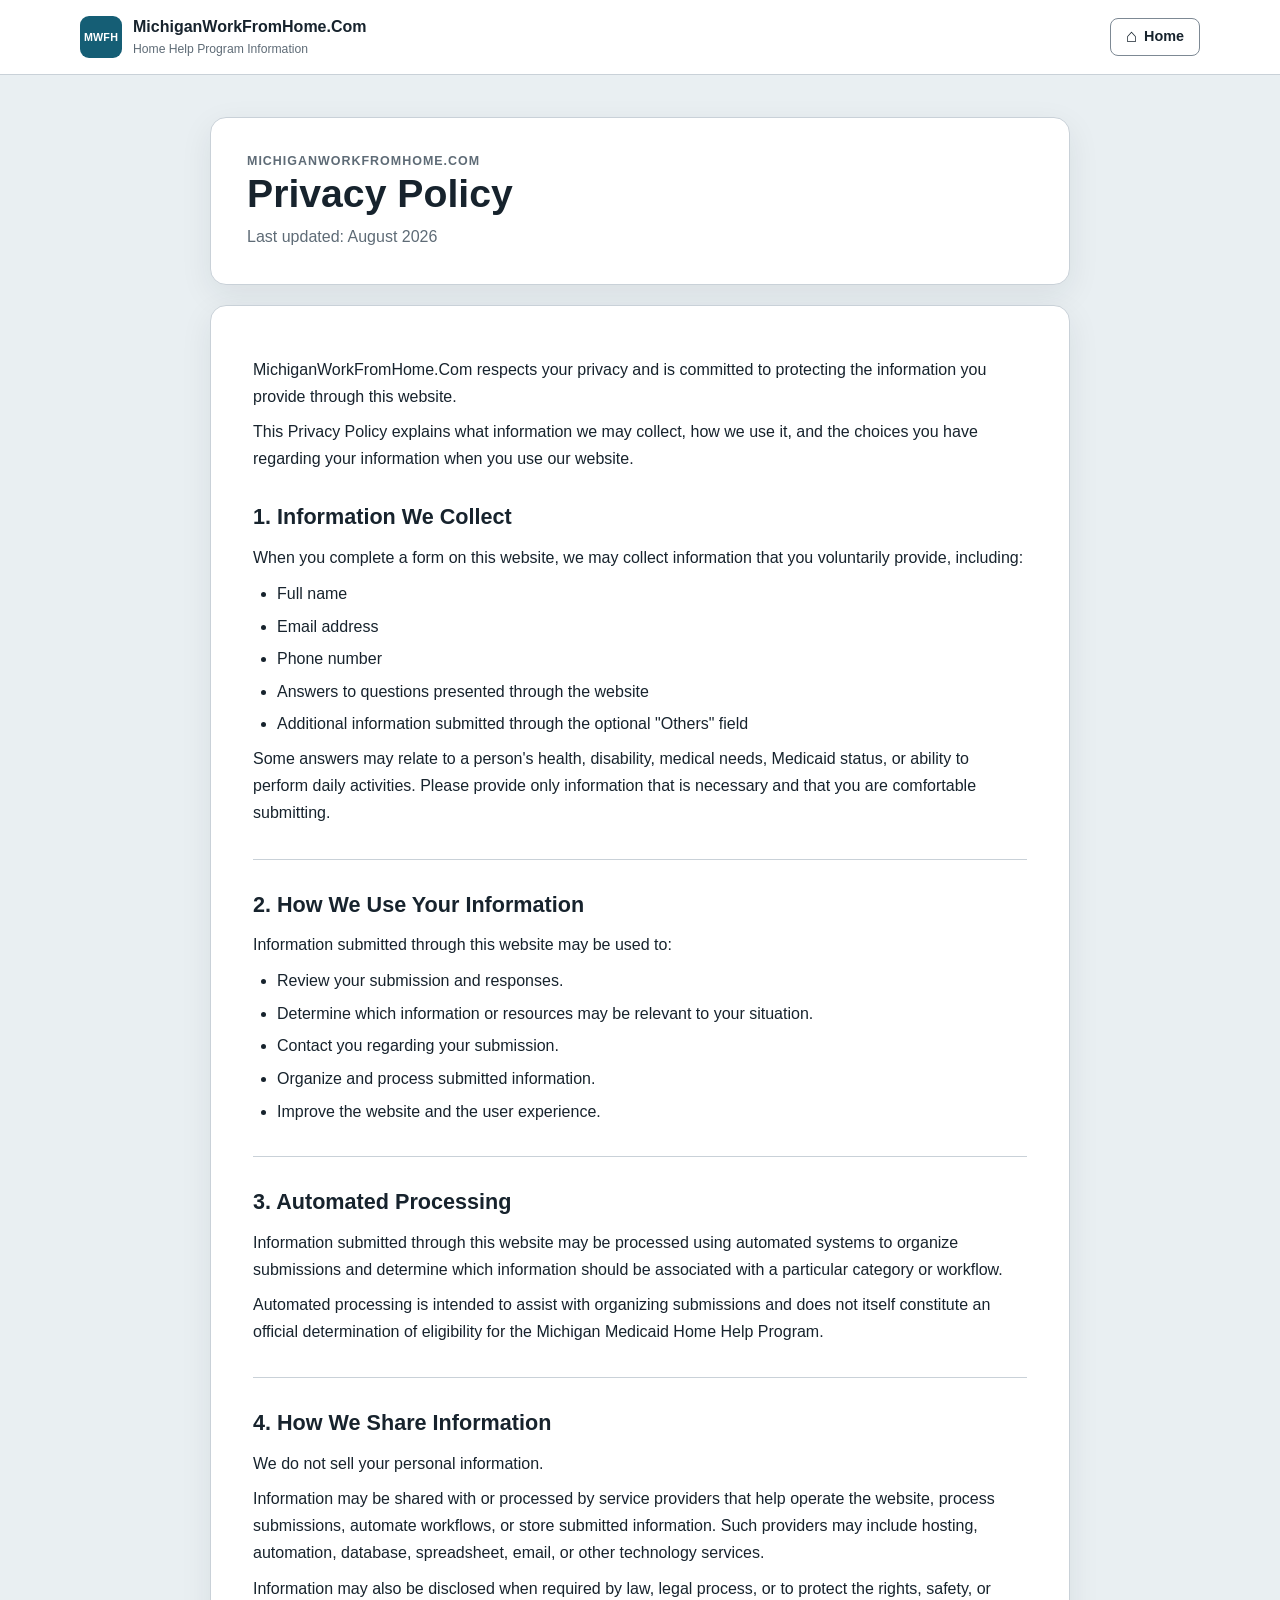
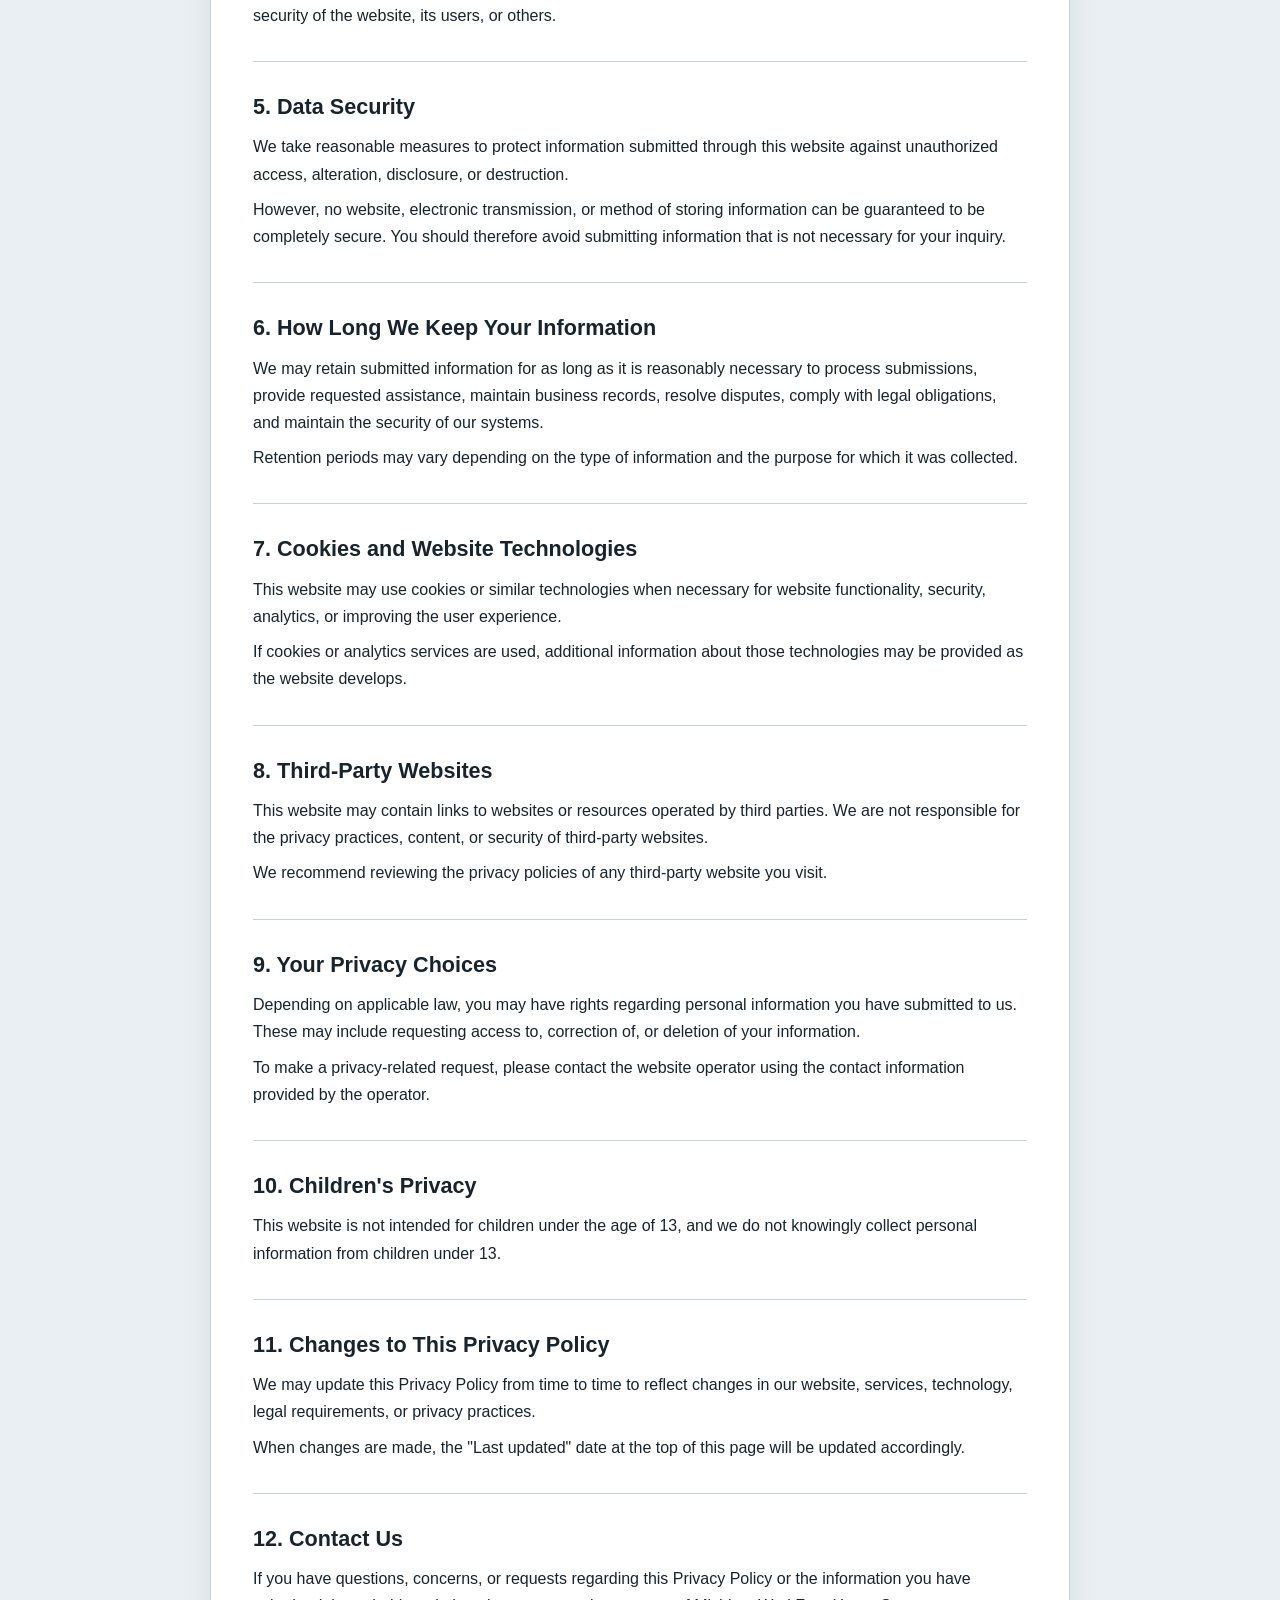
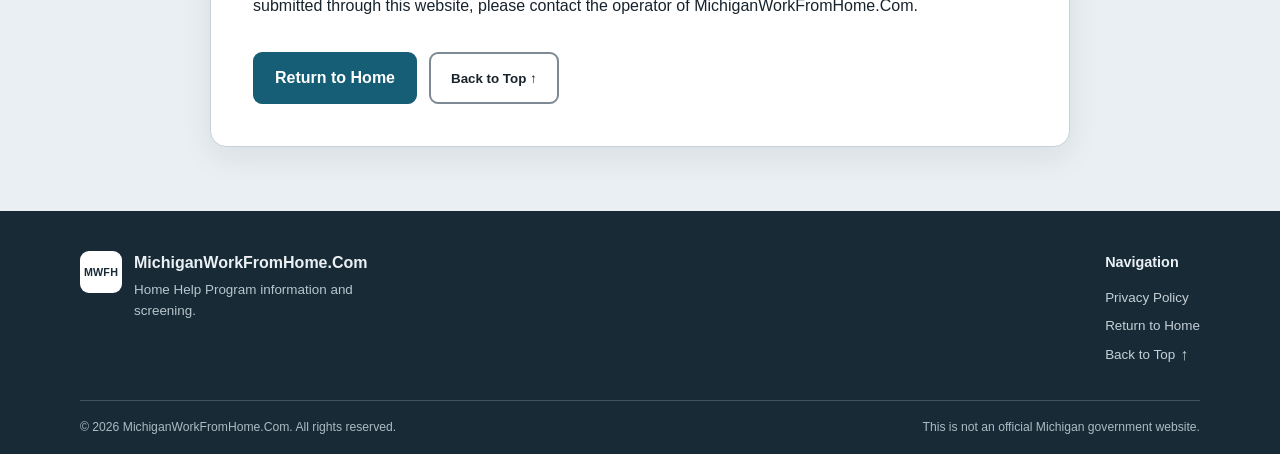
<file: privacy.html>
<!DOCTYPE html>
<html lang="en">
<head>

  <meta charset="UTF-8">

  <meta
    name="viewport"
    content="width=device-width, initial-scale=1.0"
  >

  <meta
    name="description"
    content="Privacy Policy for MichiganWorkFromHome.Com"
  >

  <title>
    Privacy Policy | MichiganWorkFromHome.Com
  </title>

  <link
    rel="stylesheet"
    href="style.css"
  >

  <style>

    .article-page {
      padding: 42px 0 64px;
    }

    /* Keep Home button consistent with the main website */

    .article-header,
    .article-card {
      border: 1px solid var(--border);
      border-radius: 16px;
      background: var(--surface);
      box-shadow:
        0 10px 32px rgba(23, 35, 45, .08);
    }

    .article-header {
      margin-bottom: 20px;
      padding: 34px 36px;
    }

    .article-header h1 {
      margin: 0 0 8px;
      font-size: clamp(1.8rem, 5vw, 2.45rem);
      line-height: 1.16;
    }

    .article-header p {
      margin: 0;
      color: var(--muted);
    }

    .article-card {
      padding: clamp(24px, 5vw, 42px);
    }

    .article-card section + section {
      margin-top: 32px;
      padding-top: 28px;
      border-top: 1px solid var(--border);
    }

    .article-card h2 {
      margin: 0 0 10px;
      font-size: 1.35rem;
    }

    .article-card p {
      margin: 8px 0;
      line-height: 1.7;
    }

    .article-card ul {
      margin: 10px 0 0;
      padding-left: 24px;
    }

    .article-card li {
      margin: 7px 0;
      line-height: 1.6;
    }

    .privacy-intro {
      margin-bottom: 28px;
    }

    .article-actions {
      display: flex;
      gap: 12px;
      flex-wrap: wrap;
      margin-top: 32px;
    }

    .article-actions a,
    .article-actions button {
      text-align: center;
      text-decoration: none;
    }

    .footer-back-to-top {
      display: inline-flex;
      align-items: center;
      gap: 5px;

      padding: 0;
      border: 0;
      background: none;

      color: #c6d1d7;
      font: inherit;
      font-size: .84rem;

      cursor: pointer;
    }

    .footer-back-to-top:hover {
      color: #fff;
      text-decoration: underline;
    }

    .footer-back-to-top span {
      font-size: 1rem;
    }

    @media (max-width: 620px) {

      .article-page {
        padding-top: 24px;
      }

      .article-header {
        padding: 25px 21px;
      }

      .article-card {
        padding: 23px 18px;
      }

      .article-actions {
        flex-direction: column;
      }

      .article-actions a,
      .article-actions button {
        width: 100%;
      }

    }

  </style>

</head>


<body>


  <!-- HEADER -->

  <header
    class="site-header"
    id="top"
  >

    <div class="header-inner">

      <a
        href="index.html"
        class="brand"
      >

        <span
          class="brand-icon"
          aria-hidden="true"
        >
          MH
        </span>

        <span class="brand-text">

          <strong>
            MichiganWorkFromHome.Com
          </strong>

          <small>
            Home Help Program Information
          </small>

        </span>

      </a>


      <nav
        class="header-nav"
        aria-label="Main navigation"
      >

        <a
          href="index.html"
          class="home-button"
        >

          <span aria-hidden="true">
            ⌂
          </span>

          Home

        </a>

      </nav>

    </div>

  </header>


  <!-- MAIN CONTENT -->

  <main
    class="site-main article-page"
  >

    <div class="container">


      <!-- PAGE HEADER -->

      <section class="article-header">

        <p class="eyebrow">
          MichiganWorkFromHome.Com
        </p>

        <h1>
          Privacy Policy
        </h1>

        <p>
          Last updated: August 2026
        </p>

      </section>


      <!-- PRIVACY POLICY -->

      <article class="article-card">


        <div class="privacy-intro">

          <p>
            MichiganWorkFromHome.Com respects your privacy and is committed
            to protecting the information you provide through this
            website.
          </p>

          <p>
            This Privacy Policy explains what information we may
            collect, how we use it, and the choices you have regarding
            your information when you use our website.
          </p>

        </div>


        <!-- INFORMATION WE COLLECT -->

        <section>

          <h2>
            1. Information We Collect
          </h2>

          <p>
            When you complete a form on this website, we may collect
            information that you voluntarily provide, including:
          </p>

          <ul>

            <li>
              Full name
            </li>

            <li>
              Email address
            </li>

            <li>
              Phone number
            </li>

            <li>
              Answers to questions presented through the website
            </li>

            <li>
              Additional information submitted through the
              optional "Others" field
            </li>

          </ul>

          <p>
            Some answers may relate to a person's health, disability,
            medical needs, Medicaid status, or ability to perform
            daily activities. Please provide only information that is
            necessary and that you are comfortable submitting.
          </p>

        </section>


        <!-- HOW INFORMATION IS USED -->

        <section>

          <h2>
            2. How We Use Your Information
          </h2>

          <p>
            Information submitted through this website may be used to:
          </p>

          <ul>

            <li>
              Review your submission and responses.
            </li>

            <li>
              Determine which information or resources may be relevant
              to your situation.
            </li>

            <li>
              Contact you regarding your submission.
            </li>

            <li>
              Organize and process submitted information.
            </li>

            <li>
              Improve the website and the user experience.
            </li>

          </ul>

        </section>


        <!-- AUTOMATED PROCESSING -->

        <section>

          <h2>
            3. Automated Processing
          </h2>

          <p>
            Information submitted through this website may be processed
            using automated systems to organize submissions and determine
            which information should be associated with a particular
            category or workflow.
          </p>

          <p>
            Automated processing is intended to assist with organizing
            submissions and does not itself constitute an official
            determination of eligibility for the Michigan Medicaid Home
            Help Program.
          </p>

        </section>


        <!-- INFORMATION SHARING -->

        <section>

          <h2>
            4. How We Share Information
          </h2>

          <p>
            We do not sell your personal information.
          </p>

          <p>
            Information may be shared with or processed by service
            providers that help operate the website, process
            submissions, automate workflows, or store submitted
            information. Such providers may include hosting,
            automation, database, spreadsheet, email, or other
            technology services.
          </p>

          <p>
            Information may also be disclosed when required by law,
            legal process, or to protect the rights, safety, or
            security of the website, its users, or others.
          </p>

        </section>


        <!-- DATA SECURITY -->

        <section>

          <h2>
            5. Data Security
          </h2>

          <p>
            We take reasonable measures to protect information
            submitted through this website against unauthorized access,
            alteration, disclosure, or destruction.
          </p>

          <p>
            However, no website, electronic transmission, or method of
            storing information can be guaranteed to be completely
            secure. You should therefore avoid submitting information
            that is not necessary for your inquiry.
          </p>

        </section>


        <!-- DATA RETENTION -->

        <section>

          <h2>
            6. How Long We Keep Your Information
          </h2>

          <p>
            We may retain submitted information for as long as it is
            reasonably necessary to process submissions, provide
            requested assistance, maintain business records, resolve
            disputes, comply with legal obligations, and maintain the
            security of our systems.
          </p>

          <p>
            Retention periods may vary depending on the type of
            information and the purpose for which it was collected.
          </p>

        </section>


        <!-- COOKIES -->

        <section>

          <h2>
            7. Cookies and Website Technologies
          </h2>

          <p>
            This website may use cookies or similar technologies when
            necessary for website functionality, security, analytics,
            or improving the user experience.
          </p>

          <p>
            If cookies or analytics services are used, additional
            information about those technologies may be provided as
            the website develops.
          </p>

        </section>


        <!-- THIRD PARTY LINKS -->

        <section>

          <h2>
            8. Third-Party Websites
          </h2>

          <p>
            This website may contain links to websites or resources
            operated by third parties. We are not responsible for the
            privacy practices, content, or security of third-party
            websites.
          </p>

          <p>
            We recommend reviewing the privacy policies of any
            third-party website you visit.
          </p>

        </section>


        <!-- YOUR RIGHTS -->

        <section>

          <h2>
            9. Your Privacy Choices
          </h2>

          <p>
            Depending on applicable law, you may have rights regarding
            personal information you have submitted to us. These may
            include requesting access to, correction of, or deletion
            of your information.
          </p>

          <p>
            To make a privacy-related request, please contact the
            website operator using the contact information provided
            by the operator.
          </p>

        </section>


        <!-- CHILDREN -->

        <section>

          <h2>
            10. Children's Privacy
          </h2>

          <p>
            This website is not intended for children under the age
            of 13, and we do not knowingly collect personal information
            from children under 13.
          </p>

        </section>


        <!-- POLICY CHANGES -->

        <section>

          <h2>
            11. Changes to This Privacy Policy
          </h2>

          <p>
            We may update this Privacy Policy from time to time to
            reflect changes in our website, services, technology,
            legal requirements, or privacy practices.
          </p>

          <p>
            When changes are made, the "Last updated" date at the top
            of this page will be updated accordingly.
          </p>

        </section>


        <!-- CONTACT -->

        <section>

          <h2>
            12. Contact Us
          </h2>

          <p>
            If you have questions, concerns, or requests regarding
            this Privacy Policy or the information you have submitted
            through this website, please contact the operator of
            MichiganWorkFromHome.Com.
          </p>

        </section>


        <!-- ARTICLE BUTTONS -->

        <div class="article-actions">


          <a
            href="index.html"
            class="primary-button"
          >
            Return to Home
          </a>


          <button
            type="button"
            class="secondary-button"
            id="article-back-to-top"
          >
            Back to Top ↑
          </button>


        </div>


      </article>

    </div>

  </main>


  <!-- FOOTER -->

  <footer class="site-footer">

    <div class="footer-inner">


      <div class="footer-brand">

        <div
          class="footer-logo"
          aria-hidden="true"
        >
          MH
        </div>


        <div>

          <strong>
            MichiganWorkFromHome.Com
          </strong>

          <p>
            Home Help Program information and screening.
          </p>

        </div>

      </div>


      <div class="footer-column">

        <h2>
          Navigation
        </h2>


        <a href="privacy.html">
          Privacy Policy
        </a>


        <a href="index.html">
          Return to Home
        </a>


        <button
          type="button"
          class="footer-back-to-top"
          id="footer-back-to-top"
        >

          Back to Top

          <span aria-hidden="true">
            ↑
          </span>

        </button>

      </div>

    </div>


    <div class="footer-bottom">

      <p>
        © 2026 MichiganWorkFromHome.Com. All rights reserved.
      </p>


      <p>
        This is not an official Michigan government website.
      </p>

    </div>

  </footer>


  <!-- BACK TO TOP -->

  <script>

    function scrollToTop() {

      window.scrollTo({

        top: 0,

        behavior: "smooth"

      });

    }


    document
      .getElementById("article-back-to-top")
      .addEventListener(
        "click",
        scrollToTop
      );


    document
      .getElementById("footer-back-to-top")
      .addEventListener(
        "click",
        scrollToTop
      );

  </script>


</body>
</html>
</file>
<file: style.css>
:root {
  --page-bg: #E9EFF2;
  --surface: #ffffff;
  --surface-soft: #f7f9fa;
  --text: #17232d;
  --muted: #5e6b76;
  --border: #c9d1d8;
  --border-strong: #7d8994;
  --accent: #155e75;
  --accent-dark: #0d4354;
  --accent-soft: #eaf4f7;
  --focus: #005fcc;
  --danger: #b42318;
  --danger-bg: #fff5f4;
  --success: #19633d;
  --success-bg: #f1faf5;
  --footer: #172a36;
  --white: #ffffff;

  font-family: Inter, ui-sans-serif, -apple-system, BlinkMacSystemFont,
    "Segoe UI", Arial, Helvetica, sans-serif;
}


/* =========================================
   GLOBAL
========================================= */

*,
*::before,
*::after {
  box-sizing: border-box;
}

html {
  scroll-behavior: smooth;
  width: 100%;
  max-width: 100%;
  overflow-x: hidden;
}

body {
  margin: 0;
  width: 100%;
  max-width: 100%;
  overflow-x: hidden;

  background: var(--page-bg);
  color: var(--text);
  line-height: 1.55;
}

body,
button,
input,
textarea {
  font-family: inherit;
}

/* Prevent long text from breaking the page */
h1,
h2,
h3,
h4,
h5,
h6,
p,
a,
label,
span,
div {
  max-width: 100%;
  overflow-wrap: anywhere;
}

/*
   Do NOT break buttons character-by-character.
   Long button labels may wrap between words instead.
*/
button {
  cursor: pointer;
  max-width: 100%;
  overflow-wrap: normal;
  word-break: normal;
  white-space: normal;
}

button,
a {
  -webkit-tap-highlight-color: transparent;
}

a {
  color: inherit;
  max-width: 100%;
}

img,
svg,
video {
  max-width: 100%;
  height: auto;
}


/* =========================================
   ACCESSIBILITY
========================================= */

.skip-link {
  position: fixed;
  top: -100px;
  left: 16px;
  z-index: 1000;
  padding: 10px 14px;
  border-radius: 7px;
  background: var(--accent);
  color: #fff;
  font-weight: 700;
}

.skip-link:focus {
  top: 12px;
}


/* =========================================
   HEADER
========================================= */

.site-header {
  position: sticky;
  top: 0;
  z-index: 50;
  width: 100%;
  max-width: 100%;

  background: rgba(255,255,255,.97);
  border-bottom: 1px solid var(--border);

  backdrop-filter: blur(8px);
}

.header-inner {
  width: min(100% - 36px, 1120px);
  min-height: 74px;
  margin: 0 auto;

  display: flex;
  align-items: center;
  justify-content: space-between;

  gap: 24px;
  min-width: 0;
}

.brand {
  display: inline-flex;
  align-items: center;

  gap: 11px;
  min-width: 0;

  text-decoration: none;
}

/* =========================================
   LOGOS
========================================= */

/* Shared basic properties */
.brand-icon,
.footer-logo {
  border-radius: 9px;
  font-weight: 800;
  letter-spacing: .04em;
}


/* =========================================
   HEADER MWFH LOGO
========================================= */

.brand-icon {
  width: 42px;
  height: 42px;

  position: relative;

  display: block;

  flex: 0 0 42px;

  background: var(--accent);
  color: #fff;

  font-size: 0;
}

.brand-icon::after {
  content: "MWFH";

  position: absolute;
  inset: 0;

  display: flex;

  align-items: center;
  justify-content: center;

  width: 100%;
  height: 100%;

  margin: 0;
  padding: 0;

  color: #fff;

  font-size: .67rem;
  font-weight: 800;
  letter-spacing: .02em;
  line-height: 1;

  text-align: center;
  white-space: nowrap;
}


/* =========================================
   FOOTER MWFH LOGO
========================================= */

.footer-logo {
  width: 42px;
  height: 42px;

  position: relative;

  display: block;

  flex: 0 0 42px;

  background: #fff;
  color: var(--footer);

  font-size: 0;
}

.footer-logo::after {
  content: "MWFH";

  position: absolute;
  inset: 0;

  display: flex;

  align-items: center;
  justify-content: center;

  width: 100%;
  height: 100%;

  margin: 0;
  padding: 0;

  color: var(--footer);

  font-size: .67rem;
  font-weight: 800;
  letter-spacing: .02em;
  line-height: 1;

  text-align: center;
  white-space: nowrap;
}


.brand-text {
  display: grid;
  gap: 0;
  min-width: 0;
}

.brand-text strong {
  font-size: 1rem;
  min-width: 0;
}

.brand-text small {
  color: var(--muted);
  font-size: .76rem;
}

.header-nav {
  display: flex;
  align-items: center;
  flex: 0 0 auto;
}

.home-button,
.footer-home-button {
  display: inline-flex;
  align-items: center;
  justify-content: center;

  gap: 6px;

  border: 1px solid var(--border-strong);
  background: #fff;
  color: var(--text);

  border-radius: 8px;
  padding: 9px 14px;

  font-weight: 700;

  max-width: 100%;
}

.home-button span[aria-hidden="true"],
.footer-home-button span[aria-hidden="true"] {
  display: inline-block;
  flex: 0 0 auto;

  font-size: 1.15rem;
  line-height: 1;

  transform: translateY(-1px);
}

.home-button:hover,
.footer-home-button:hover {
  border-color: var(--accent);
  background: var(--accent-soft);
  color: var(--accent-dark);
}


/* =========================================
   MAIN
========================================= */

.site-main {
  min-height: 70vh;
  width: 100%;
  max-width: 100%;

  padding: 42px 0 56px;
}

.container {
  width: min(100% - 36px, 860px);
  max-width: 100%;

  margin: 0 auto;

  min-width: 0;
}

.hero {
  margin-bottom: 18px;
  padding: 34px 36px;

  border: 1px solid var(--border);
  border-radius: 16px;

  background: var(--surface);

  box-shadow: 0 10px 32px rgba(23,35,45,.08);

  min-width: 0;
  max-width: 100%;
}

.eyebrow {
  margin: 0 0 9px;

  color: var(--accent);

  font-size: .78rem;
  font-weight: 800;

  letter-spacing: .08em;
  text-transform: uppercase;
}

.hero h1 {
  max-width: 680px;

  margin: 0 0 10px;

  font-size: clamp(1.8rem,5vw,2.6rem);
  line-height: 1.15;
}

.hero-lead {
  margin: 0 0 8px;

  color: var(--text);

  font-size: 1.12rem;
  font-weight: 600;
}

.hero-note {
  max-width: 680px;

  margin: 0;

  color: var(--muted);
}

.trust-strip {
  display: grid;

  grid-template-columns: 1fr 1fr;

  gap: 12px;

  margin-bottom: 22px;

  min-width: 0;
}

.trust-item {
  display: flex;
  gap: 12px;
  align-items: flex-start;

  min-width: 0;

  padding: 15px 16px;

  border: 1px solid var(--border);
  border-radius: 11px;

  background: var(--surface);
}

.trust-icon {
  display: grid;
  place-items: center;

  width: 28px;
  height: 28px;

  flex: 0 0 28px;

  border: 1px solid var(--accent);
  border-radius: 50%;

  color: var(--accent-dark);

  font-size: .8rem;
  font-weight: 800;
}

.trust-item strong,
.trust-item span:last-child {
  display: block;
}

.trust-item strong {
  margin-bottom: 2px;
  font-size: .88rem;
}

.trust-item span:last-child {
  color: var(--muted);
  font-size: .8rem;
}

.progress-area {
  margin-bottom: 12px;
}

.progress-meta {
  display: flex;
  justify-content: space-between;
  gap: 12px;

  margin-bottom: 7px;

  color: var(--muted);

  font-size: .86rem;
  font-weight: 600;

  min-width: 0;
}

.progress-track {
  height: 7px;

  overflow: hidden;

  border-radius: 999px;

  background: #d7dde2;
}

.progress-bar {
  height: 100%;
  width: 0;

  background: var(--accent);

  transition: width 180ms ease;
}

.card {
  min-height: 360px;
  min-width: 0;
  max-width: 100%;

  padding: clamp(24px,5vw,40px);

  border: 1px solid var(--border);
  border-radius: 16px;

  background: var(--surface);

  box-shadow: 0 10px 32px rgba(23,35,45,.08);
}

.question {
  max-width: 700px;

  margin: 0 0 10px;

  font-size: clamp(1.35rem,4vw,1.85rem);
  line-height: 1.3;
}

.helper {
  max-width: 700px;

  margin: 0 0 24px;

  color: var(--muted);
}

.option-list {
  display: grid;

  gap: 12px;

  margin-top: 22px;

  min-width: 0;
}

.option-button {
  width: 100%;
  max-width: 100%;
  min-height: 64px;

  display: flex;
  align-items: center;

  gap: 12px;

  padding: 14px 17px;

  text-align: left;

  border: 2px solid var(--border);
  border-radius: 10px;

  background: #fff;
  color: var(--text);

  font-size: .98rem;
  line-height: 1.45;

  transition:
    border-color 120ms ease,
    background 120ms ease,
    box-shadow 120ms ease;
}

.option-button:hover {
  border-color: var(--accent);
  background: #f8fbfc;
}

.option-button.selected {
  border-color: var(--accent);
  background: var(--accent-soft);

  box-shadow: 0 0 0 1px var(--accent);
}

.option-key {
  display: grid;
  place-items: center;

  width: 31px;
  height: 31px;

  flex: 0 0 31px;

  border: 1px solid var(--border-strong);
  border-radius: 50%;

  font-weight: 800;

  overflow-wrap: normal;
  word-break: normal;
}


/* =========================================
   NAVIGATION BUTTONS
========================================= */

.navigation-buttons {
  display: flex;

  justify-content: space-between;
  align-items: center;

  gap: 12px;

  margin-top: 28px;

  min-width: 0;
}

.primary-button,
.secondary-button {
  min-width: 120px;
  max-width: 100%;

  border-radius: 9px;

  padding: 12px 20px;

  font-weight: 800;

  white-space: normal;
}

.primary-button {
  border: 2px solid var(--accent);

  background: var(--accent);
  color: #fff;
}

.primary-button:hover {
  background: var(--accent-dark);
  border-color: var(--accent-dark);
}

.primary-button:disabled {
  opacity: .65;
  cursor: wait;
}

.secondary-button {
  border: 2px solid var(--border-strong);

  background: #fff;
  color: var(--text);
}

.secondary-button:hover {
  border-color: var(--accent);
  background: #f4f7f8;
}


/* =========================================
   ANSWER VALIDATION
========================================= */

.answer-invalid {
  padding: 8px;

  border: 2px solid var(--danger);
  border-radius: 12px;

  background: var(--danger-bg);
}

.answer-error {
  min-height: 22px;

  margin: 8px 0 0;

  color: var(--danger);

  font-size: .9rem;
  font-weight: 700;
}

.small-note {
  margin: 18px 0 0;

  color: var(--muted);

  font-size: .86rem;
}


/* =========================================
   FORM
========================================= */

.form-grid {
  display: grid;

  gap: 18px;

  margin-top: 24px;

  min-width: 0;
}

.field {
  display: grid;
  gap: 7px;

  min-width: 0;
}

.field label {
  font-weight: 750;
}

.field input,
.field textarea {
  width: 100%;
  max-width: 100%;

  border: 1px solid var(--border-strong);
  border-radius: 8px;

  padding: 13px 14px;

  background: #fff;
  color: var(--text);

  font-size: 1rem;
}

.field input {
  min-height: 48px;
}

.field textarea {
  min-height: 112px;
  resize: vertical;
}

.field input:focus,
.field textarea:focus {
  border-color: var(--accent);
}

.optional {
  color: var(--muted);

  font-size: .88rem;
  font-weight: 400;
}

.error {
  min-height: 19px;

  color: var(--danger);

  font-size: .88rem;
  font-weight: 600;
}

/* =========================================
   SMS / CALL CONSENT
========================================= */

.terms-field {
  margin-top: 16px;
}

.terms-checkbox {
  display: flex;
  align-items: flex-start;

  gap: 10px;

  cursor: pointer;

  font-size: .9rem;
  line-height: 1.45;
}

.terms-checkbox input {
  width: 18px;
  height: 18px;

  flex: 0 0 18px;

  margin: 2px 0 0;

  cursor: pointer;

  accent-color: var(--accent);
}


/* =========================================
   RESULTS
========================================= */

.result {
  max-width: 100%;
  min-width: 0;

  padding: 20px 21px;

  border-left: 5px solid var(--danger);
  border-radius: 8px;

  background: var(--danger-bg);
}

.result.success {
  border-left-color: var(--success);
  background: var(--success-bg);
}

/* Keep the success message visible below the sticky header */
#success-message {
  scroll-margin-top: 90px;
}

.result h2 {
  margin: 0 0 9px;
}

.result p {
  margin: 8px 0;
}

.info-list {
  margin: 12px 0 0;
  padding-left: 23px;
}

.info-list li {
  margin: 8px 0;
}

.result-actions {
  display: flex;

  gap: 12px;

  flex-wrap: wrap;

  margin-top: 22px;

  min-width: 0;
}


/* =========================================
   SUCCESSFUL SUBMISSION KNOWLEDGE CTA
========================================= */

.knowledge-link-card {
  margin-top: 22px;

  padding: clamp(22px, 5vw, 32px);

  border: 1px solid var(--border);
  border-radius: 14px;

  background: var(--surface-soft);

  text-align: center;

  min-width: 0;
}

.knowledge-link-text {
  max-width: 650px;

  margin: 0 auto 20px;

  font-size: clamp(1.25rem, 4.5vw, 1.65rem);

  line-height: 1.35;

  font-weight: 750;
}


/* =========================================
   SUCCESS ACTION BUTTONS
========================================= */

.success-actions {
  display: flex;
  flex-direction: column;

  justify-content: center;
  align-items: center;

  gap: 12px;

  width: 100%;
  margin-top: 20px;
}

.success-actions .knowledge-link-button {
  width: 280px;
  max-width: 100%;
  min-height: 50px;
}

.success-actions .home-button {
  width: 200px;
  max-width: 100%;
  min-height: 50px;
}


/* =========================================
   LEARN MORE BUTTON
========================================= */

.success-actions .knowledge-link-button {
  display: inline-flex;

  align-items: center;
  justify-content: center;

  padding: 12px 22px;

  border: 2px solid var(--accent-dark);
  border-radius: 9px;

  background: var(--accent-dark);
  color: #fff;

  font-size: 1rem;
  font-weight: 800;

  line-height: 1.2;
  text-align: center;

  text-decoration: none;

  white-space: nowrap;
}

.success-actions .knowledge-link-button:hover {
  background: var(--accent);
  border-color: var(--accent);
}


/* =========================================
   MOBILE
========================================= */

@media (max-width: 620px) {
  .success-actions .home-button,
  .success-actions .knowledge-link-button {
    width: min(280px, 100%);
  }
}


/* =========================================
   MOBILE SUCCESS ACTIONS
========================================= */

@media (max-width: 620px) {
  .success-actions {
    flex-direction: column;
  }

  .success-actions .secondary-button,
  .success-actions .knowledge-link-button {
    width: 100%;
    min-width: 0;
  }
}


/* =========================================
   DISCLAIMER
========================================= */

.disclaimer {
  margin-top: 18px;

  padding: 14px 16px;

  border: 1px solid var(--border);
  border-radius: 10px;

  background: #e5eaee;
  color: #485661;

  font-size: .82rem;
}


/* =========================================
   FOOTER
========================================= */

.site-footer {
  background: var(--footer);
  color: #eaf0f3;

  width: 100%;
  max-width: 100%;
}

.footer-inner {
  width: min(100% - 36px,1120px);
  max-width: 100%;

  margin: 0 auto;

  padding: 40px 0 32px;

  display: grid;

  grid-template-columns: 1fr auto;

  gap: 32px;

  align-items: start;

  min-width: 0;
}

.footer-brand {
  display: flex;

  align-items: flex-start;

  gap: 12px;

  min-width: 0;
}

.footer-logo {
  width: 42px;
  height: 42px;

  background: #fff;
  color: var(--footer);

  font-size: 0;
}

/* Show MWFH in footer logo too */
.footer-logo::after {
  content: "MWFH";

  font-size: .67rem;
  font-weight: 800;

  letter-spacing: .02em;
  line-height: 1;
}

.footer-brand strong {
  display: block;

  margin-bottom: 4px;
}

.footer-brand p {
  max-width: 220px;

  margin: 0;

  color: #b9c6cd;

  font-size: .84rem;
}

.footer-column {
  display: flex;

  flex-direction: column;

  align-items: flex-start;

  gap: 7px;

  min-width: 0;
}

.footer-column h2 {
  margin: 0 0 7px;

  font-size: .9rem;
}

.footer-column a,
.footer-column span {
  color: #c6d1d7;

  font-size: .84rem;

  text-decoration: none;
}

.footer-column a:hover {
  color: #fff;
  text-decoration: underline;
}

.footer-bottom {
  width: min(100% - 36px,1120px);
  max-width: 100%;

  margin: 0 auto;

  padding: 17px 0;

  border-top: 1px solid #40535f;

  display: flex;

  justify-content: space-between;

  gap: 20px;

  color: #aebbc2;

  font-size: .76rem;

  min-width: 0;
}

.footer-bottom p {
  margin: 0;
}


/* =========================================
   CONFIRMATION MODAL
========================================= */

.modal-overlay {
  position: fixed;
  inset: 0;

  z-index: 1000;

  display: flex;

  align-items: center;
  justify-content: center;

  padding: 20px;

  background: rgba(23,35,45,.48);

  overflow-y: auto;
}

.confirmation-modal {
  width: min(100%,440px);
  max-width: 100%;

  padding: 30px;

  border: 1px solid var(--border);
  border-radius: 16px;

  background: var(--surface);

  box-shadow: 0 20px 60px rgba(0,0,0,.2);

  text-align: center;

  min-width: 0;
}

.confirmation-icon {
  width: 46px;
  height: 46px;

  display: grid;
  place-items: center;

  margin: 0 auto 16px;

  border: 2px solid var(--accent);
  border-radius: 50%;

  color: var(--accent);

  font-size: 1.2rem;
  font-weight: 800;
}

.confirmation-modal h2 {
  margin: 0 0 10px;
}

.confirmation-modal p {
  max-width: 350px;

  margin: 0 auto;

  color: var(--muted);
}

.confirmation-actions {
  display: flex;

  justify-content: center;

  gap: 12px;

  margin-top: 25px;

  min-width: 0;
}


/* =========================================
   ACCESSIBILITY
========================================= */

button:focus-visible,
a:focus-visible,
input:focus-visible,
textarea:focus-visible {
  outline: 3px solid var(--focus);
  outline-offset: 3px;
}


/* =========================================
   RESPONSIVE
========================================= */

@media (max-width: 800px) {
  .footer-inner {
    grid-template-columns: 1fr;
  }
}


@media (max-width: 620px) {

  .site-main {
    padding-top: 24px;
  }

  .container {
    width: min(100% - 20px,860px);
  }

  .header-inner {
    width: min(100% - 20px,1120px);

    min-height: 66px;

    gap: 12px;
  }

  .brand {
    min-width: 0;
    flex: 1 1 auto;
  }

  .brand-text {
    min-width: 0;
  }

  .brand-text strong {
    min-width: 0;
  }

  .brand-text small {
    display: none;
  }

  .header-nav {
    flex: 0 0 auto;
  }

  .home-button {
    flex-shrink: 0;
  }

  .hero {
    padding: 25px 21px;
  }

  .trust-strip {
    grid-template-columns: 1fr;
  }

  .card {
    min-height: 0;

    padding: 23px 18px;
  }

  .knowledge-link-card {
    padding: 22px 17px;
  }

  .knowledge-link-text {
    font-size: 1.3rem;
  }

  .knowledge-link-button {
    width: 100%;
    min-height: 54px;
  }

  .footer-inner {
    width: min(100% - 20px,1120px);
  }

  .footer-bottom {
    width: min(100% - 20px,1120px);

    flex-direction: column;

    gap: 5px;
  }
}


@media (max-width: 480px) {

  .confirmation-modal {
    padding: 25px 20px;
  }

  .confirmation-actions {
    flex-direction: column-reverse;
  }

  .confirmation-actions button {
    width: 100%;
  }
}


@media (max-width: 390px) {

  .brand-text strong {
    font-size: .92rem;
  }

  .home-button {
    padding: 8px 10px;
  }

  .navigation-buttons {
    flex-direction: column-reverse;
  }

  .navigation-buttons .primary-button,
  .navigation-buttons .secondary-button {
    width: 100%;
  }
}


/* =========================================
   UNIVERSAL HOME BUTTON
   Same on index, knowledge and privacy
========================================= */

.site-header .home-button {
  display: inline-flex !important;

  align-items: center !important;
  justify-content: center !important;

  gap: 7px !important;

  width: auto !important;
  max-width: 100% !important;

  height: auto !important;

  box-sizing: border-box !important;

  padding: 9px 15px !important;

  border: 1px solid var(--border-strong) !important;
  border-radius: 8px !important;

  background: #ffffff !important;
  color: var(--text) !important;

  font-family: inherit !important;

  font-size: 0.9rem !important;
  font-weight: 700 !important;
  line-height: 1.2 !important;

  text-decoration: none !important;

  cursor: pointer;

  white-space: normal !important;

  overflow-wrap: normal !important;
  word-break: normal !important;

  transition:
    background-color 0.2s ease,
    border-color 0.2s ease,
    transform 0.2s ease;
}

.site-header .home-button:hover,
.site-header .home-button:focus,
.site-header .home-button:active {
  text-decoration: none !important;

  background: var(--surface-soft) !important;
  color: var(--text) !important;
}

.site-header .home-button span {
  display: inline-flex !important;

  align-items: center !important;
  justify-content: center !important;

  margin: 0 !important;
  padding: 0 !important;

  font-size: 1.15rem !important;
  line-height: 1 !important;

  white-space: nowrap !important;
  overflow-wrap: normal !important;
  word-break: normal !important;
}
</file>
